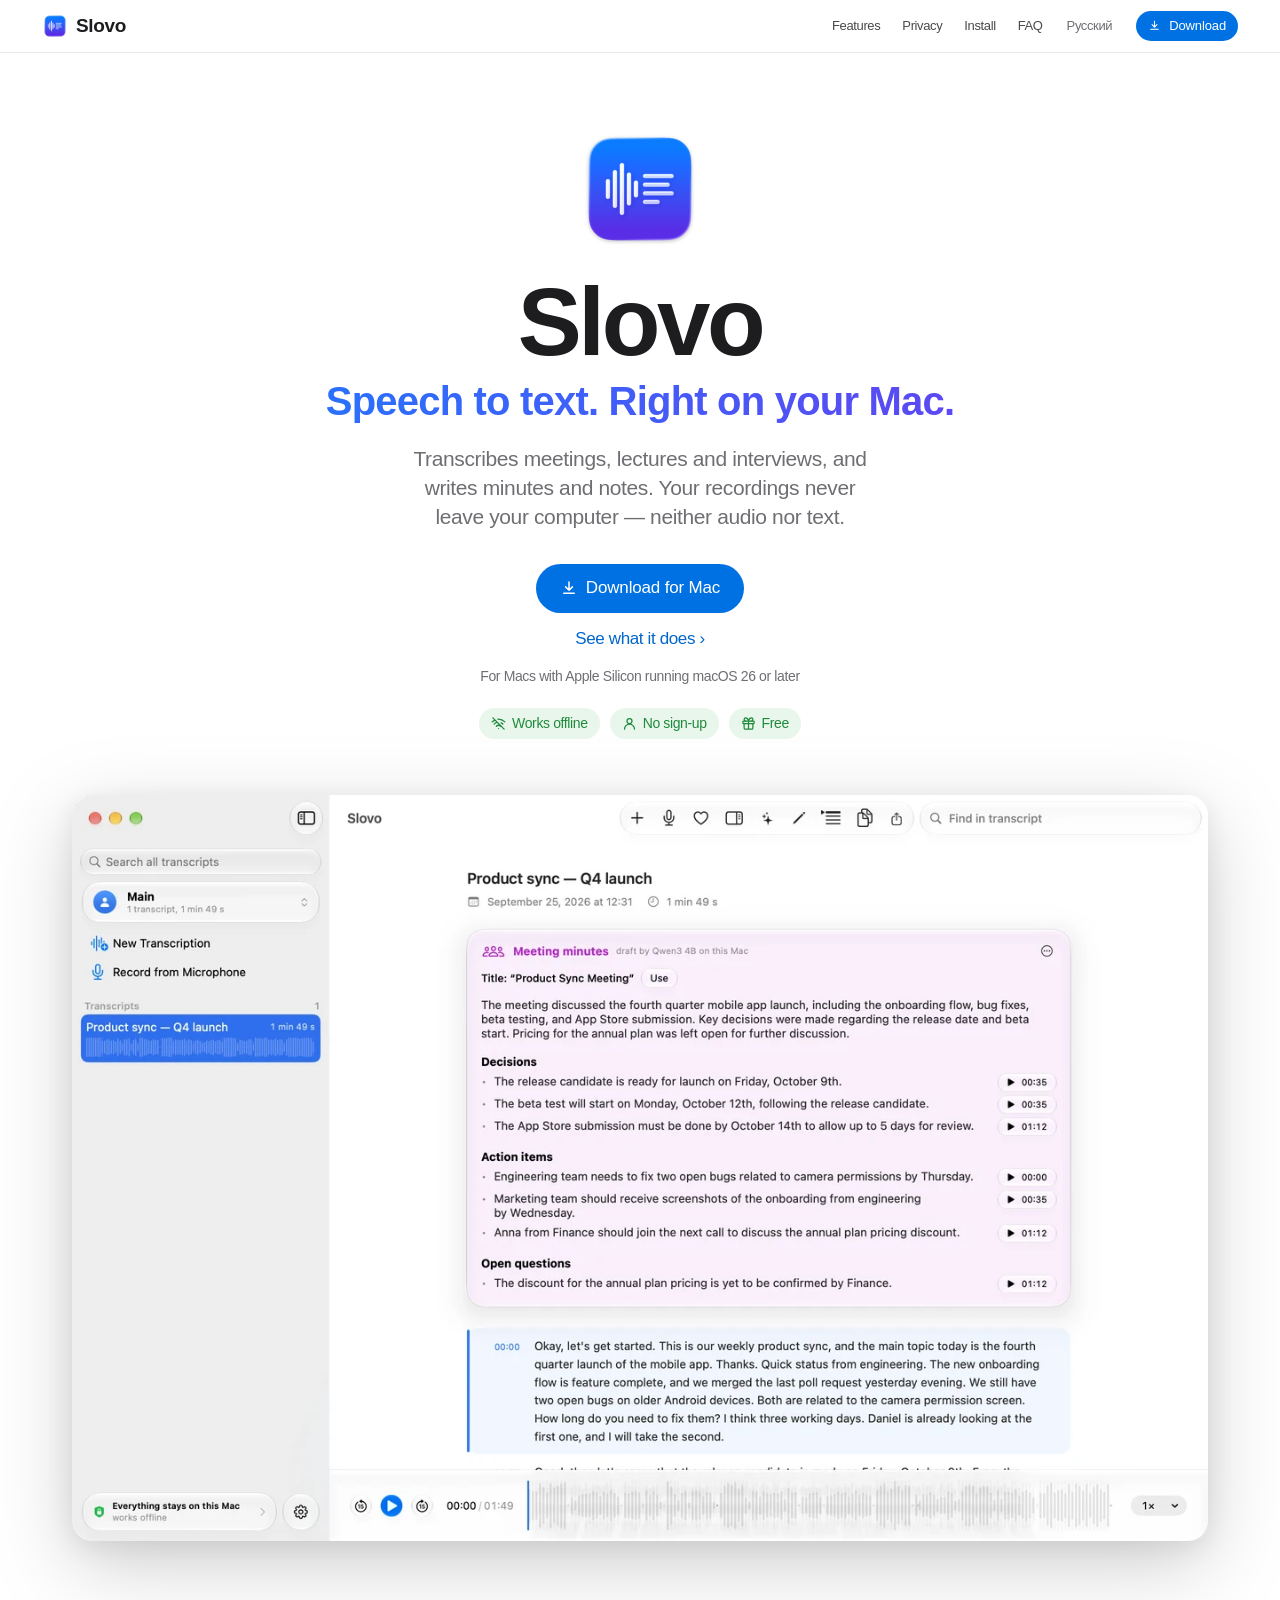
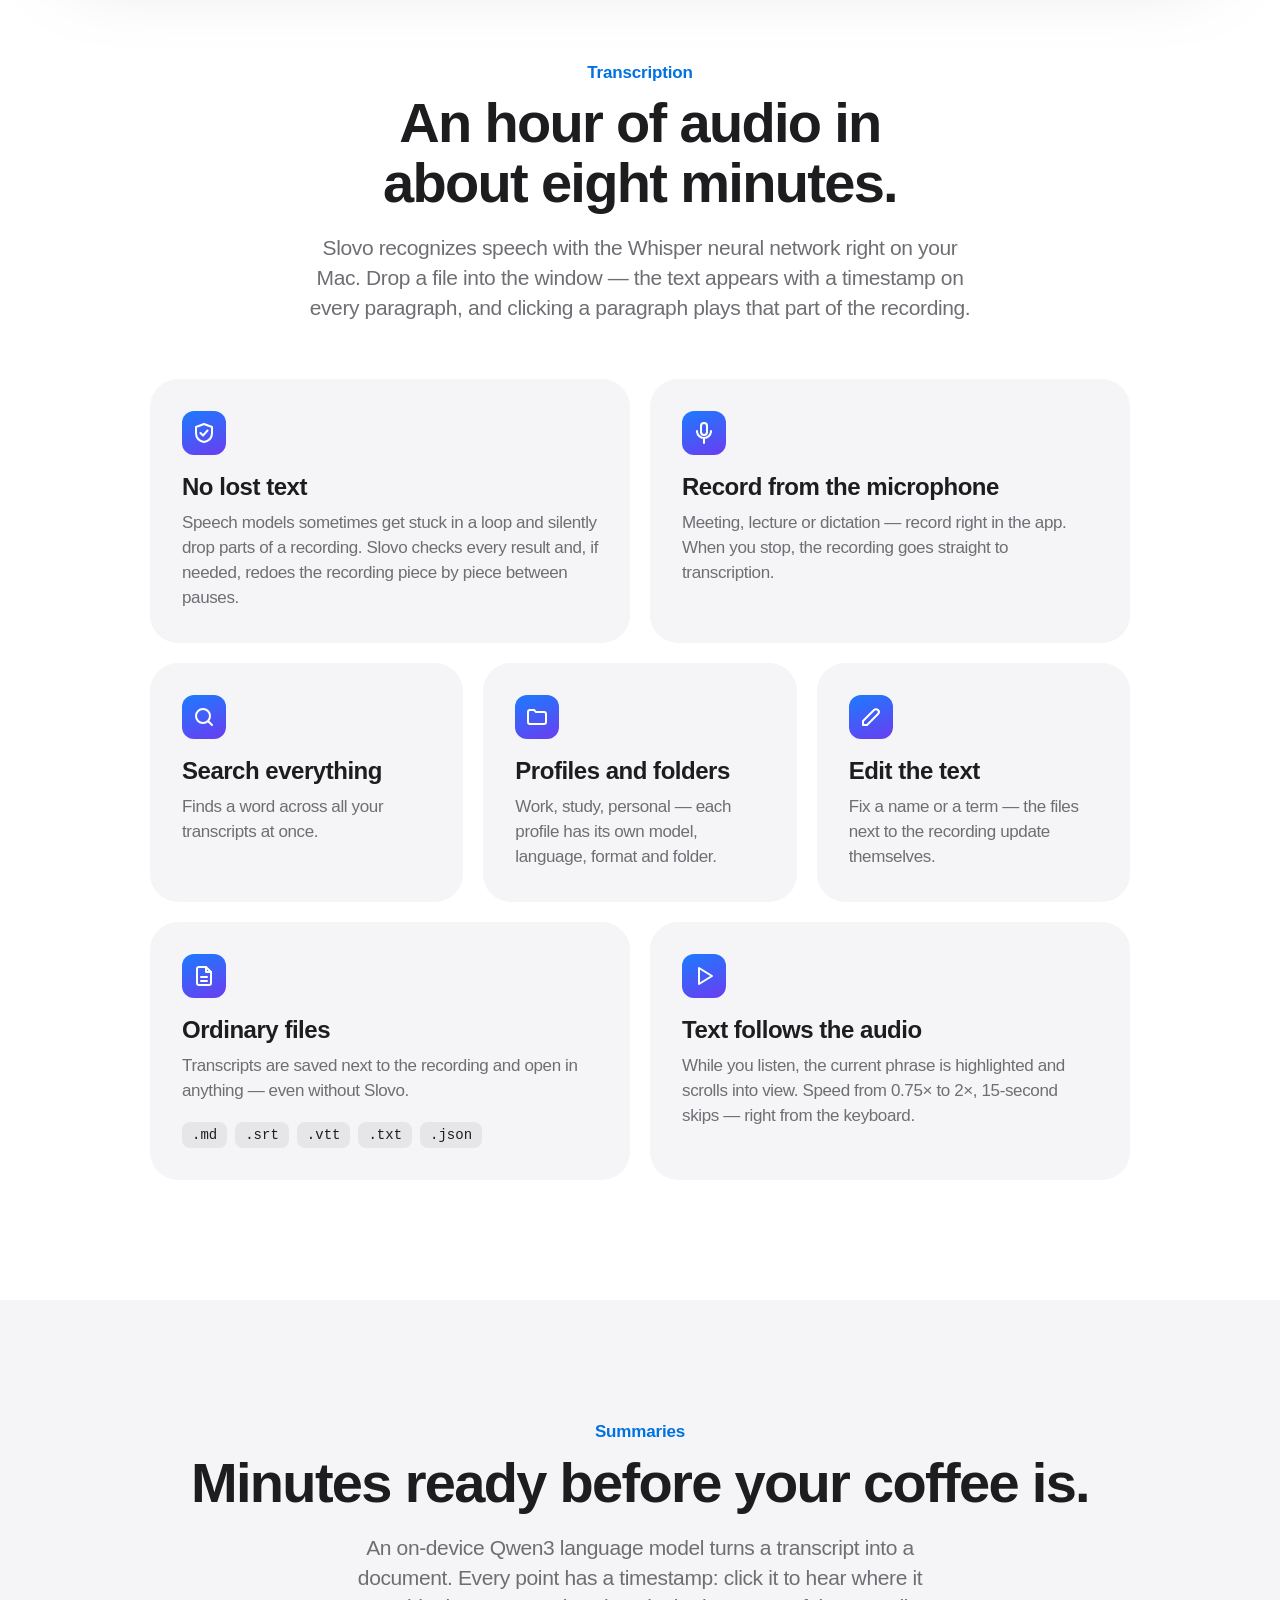
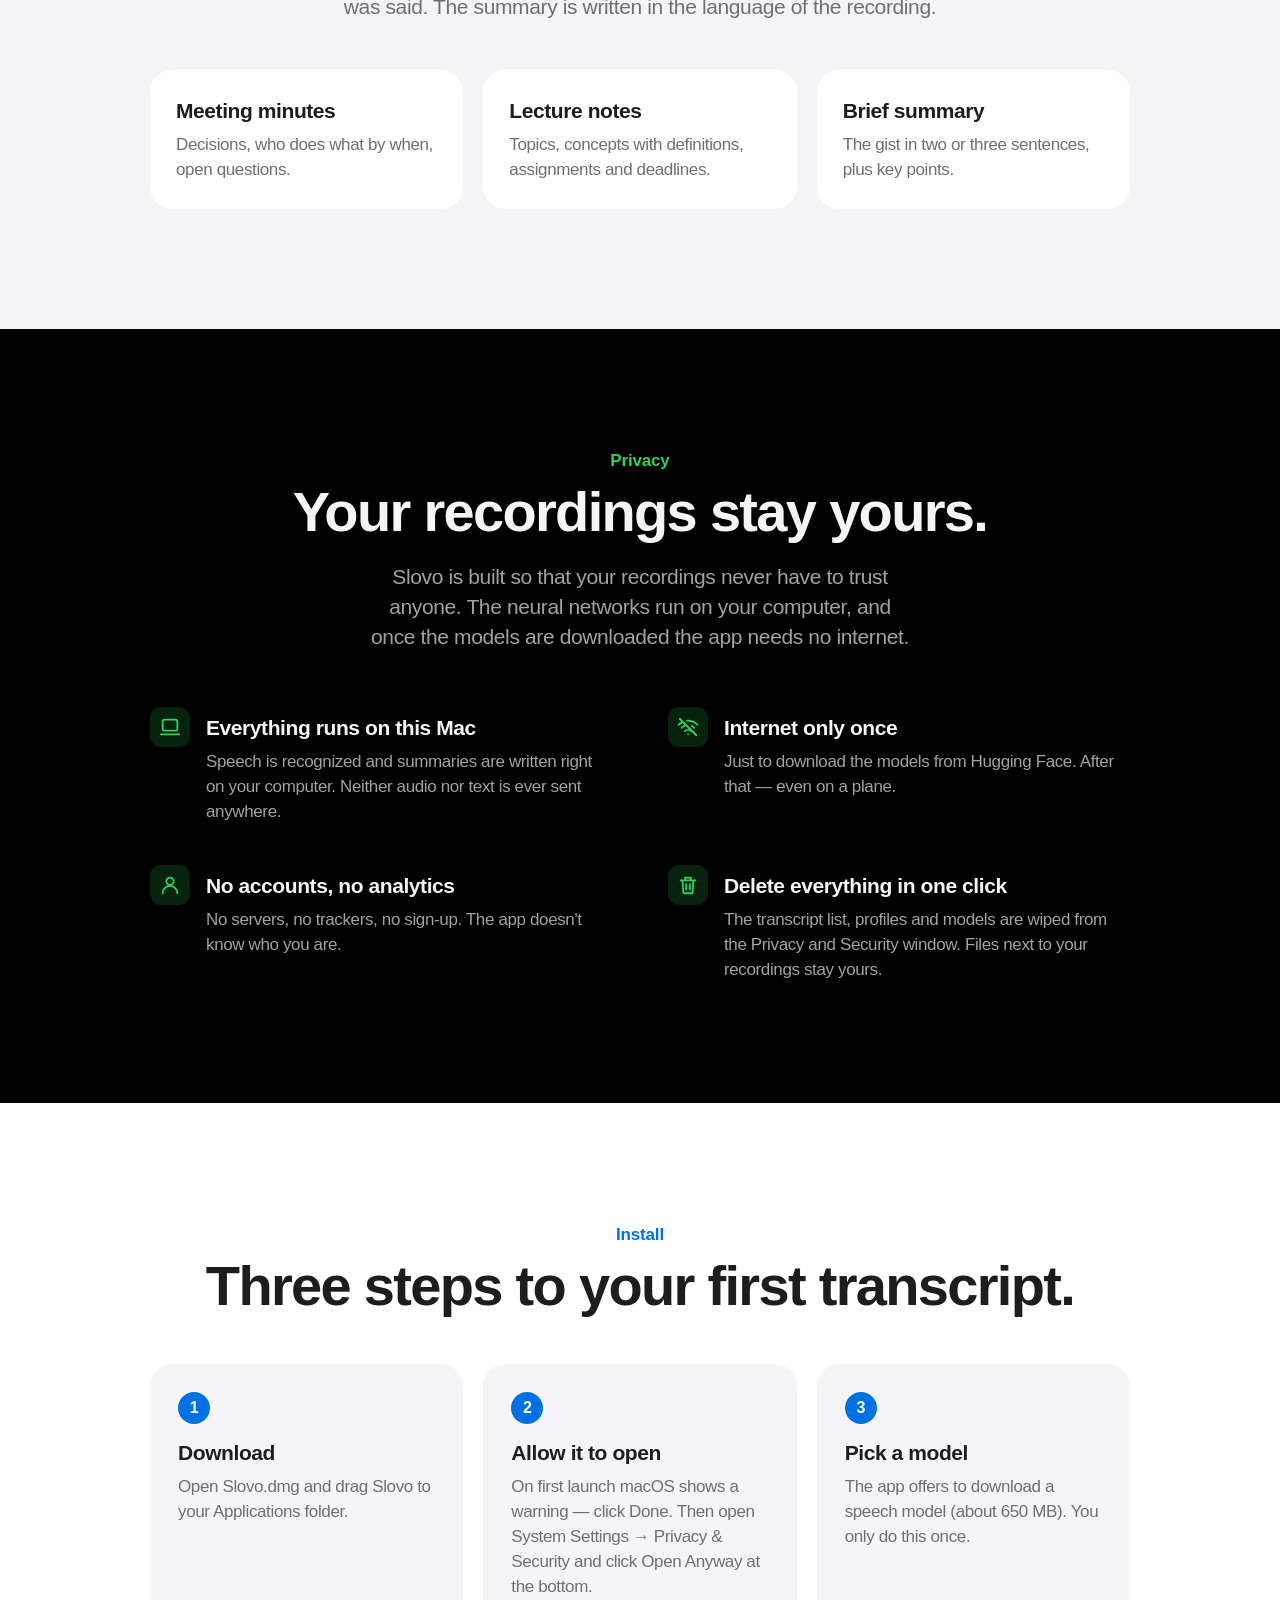
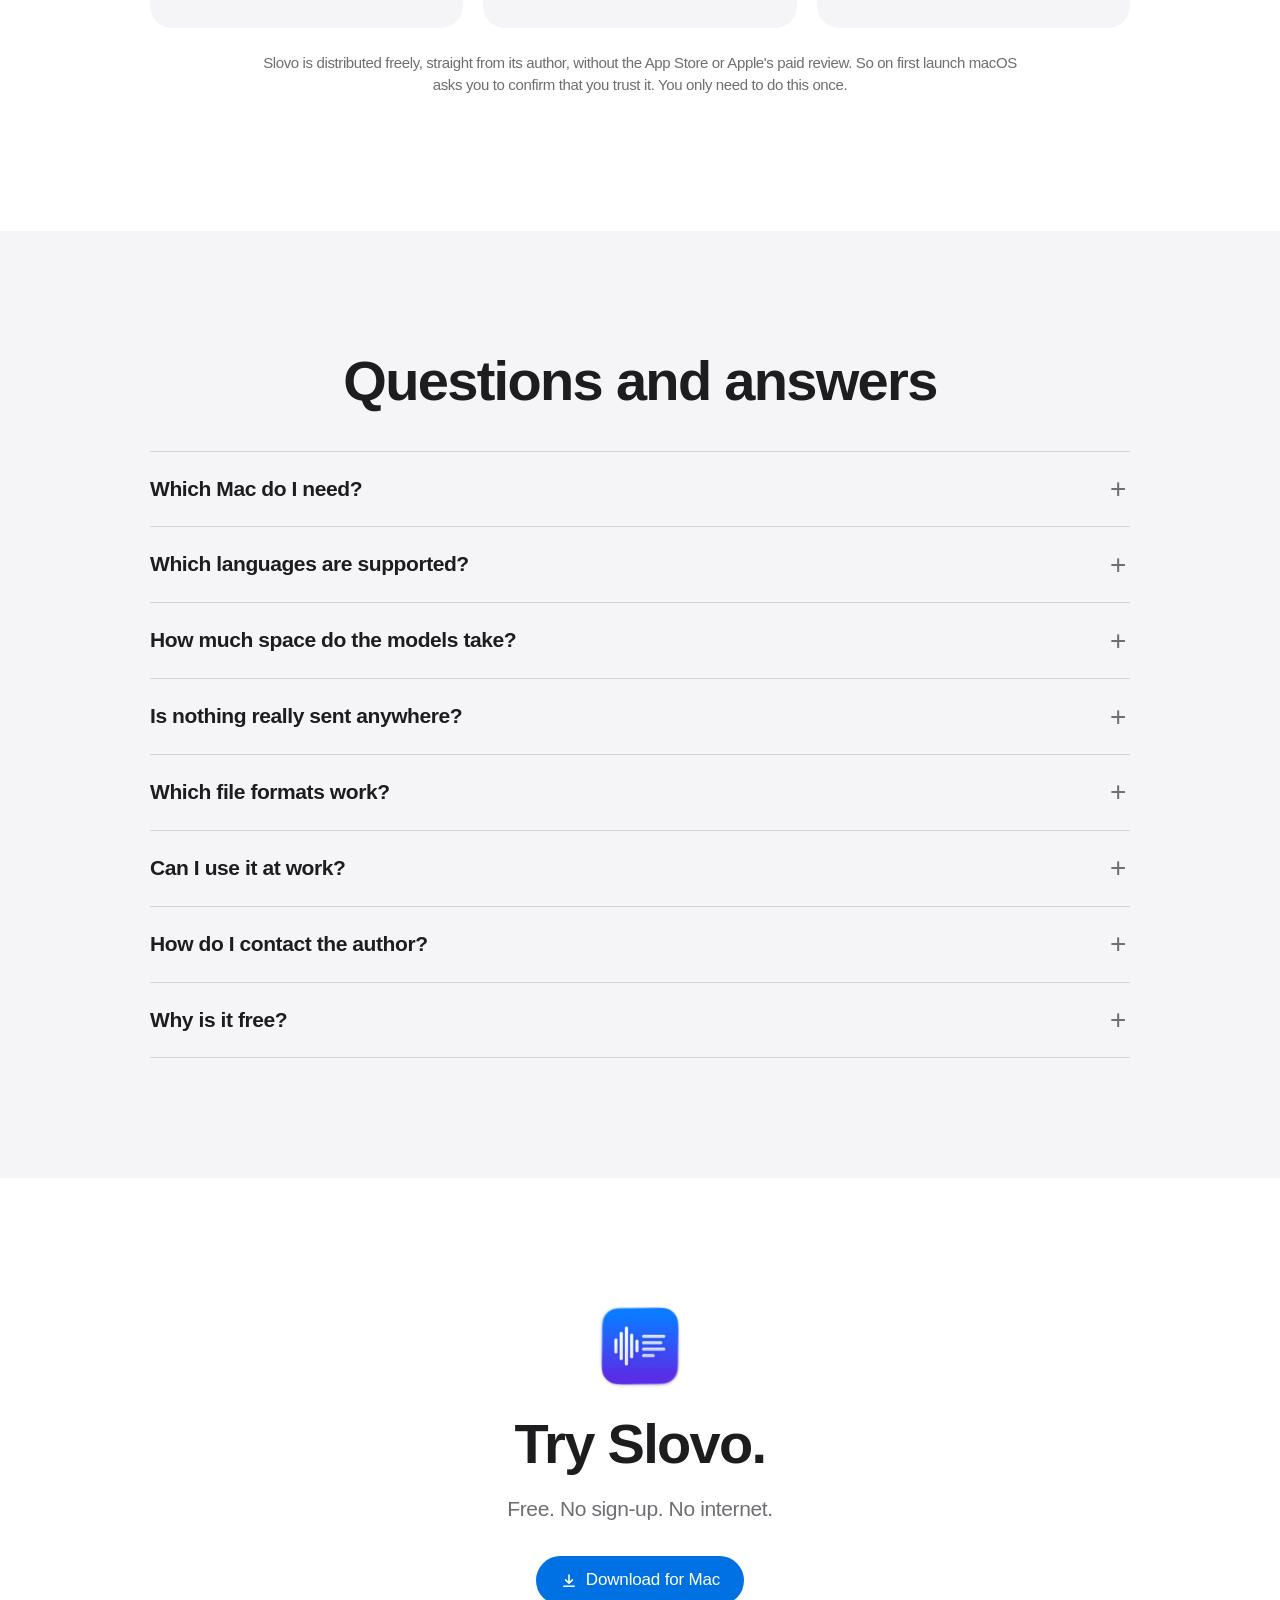
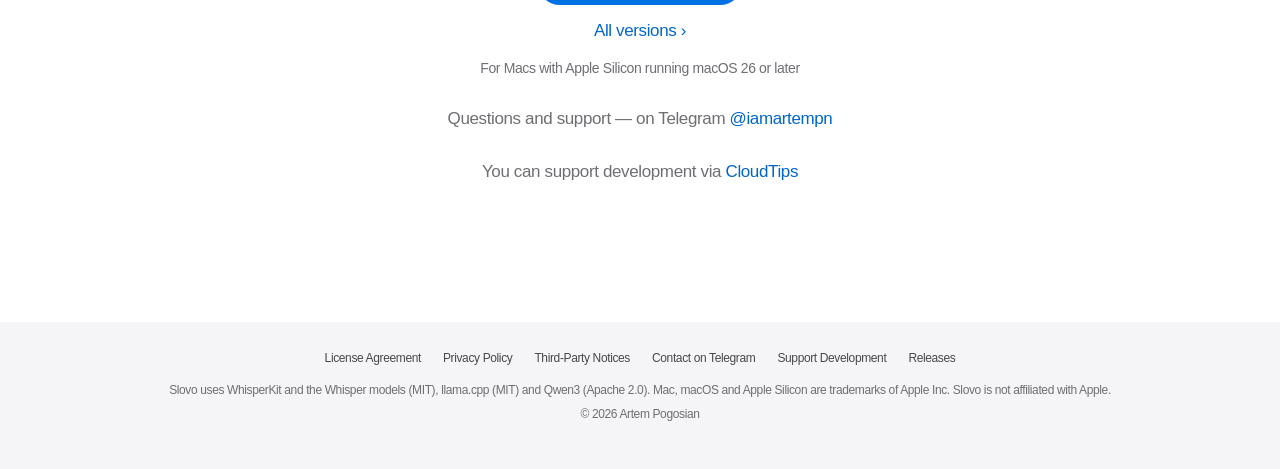
<file: index.html>
<!doctype html>
<html lang="ru" class="no-js">
<head>
<meta charset="utf-8">
<meta name="viewport" content="width=device-width, initial-scale=1">
<title>Слово — расшифровка речи на Mac</title>
<meta name="description" content="Слово расшифровывает совещания, лекции и интервью и пишет протоколы прямо на вашем Mac. Без интернета, без регистрации, бесплатно.">
<meta name="color-scheme" content="light dark">
<meta name="theme-color" content="#ffffff" media="(prefers-color-scheme: light)">
<meta name="theme-color" content="#000000" media="(prefers-color-scheme: dark)">
<link rel="canonical" href="https://iamartempn.github.io/slovo/">
<link rel="alternate" hreflang="ru" href="https://iamartempn.github.io/slovo/">
<link rel="alternate" hreflang="en" href="https://iamartempn.github.io/slovo/en/">
<meta property="og:title" content="Слово — расшифровка речи на Mac">
<meta property="og:description" content="Слово расшифровывает совещания, лекции и интервью и пишет протоколы прямо на вашем Mac. Без интернета, без регистрации, бесплатно.">
<meta property="og:image" content="https://iamartempn.github.io/slovo/img/og-ru.jpg">
<meta property="og:image:width" content="1200">
<meta property="og:image:height" content="630">
<meta name="twitter:card" content="summary_large_image">
<link rel="icon" type="image/png" href="img/icon-64.png">
<link rel="apple-touch-icon" href="img/apple-touch-icon.png">
<link rel="stylesheet" href="style.css?v=e6a2213868">
</head>
<body>
<nav class="nav"><div class="wide">
  <a class="brand" href="#top"><img src="img/icon-64.png" alt="">Слово</a>
  <div class="nav-links"><a href="#features">Возможности</a><a href="#privacy">Приватность</a><a href="#install">Установка</a><a href="#faq">Вопросы</a></div>
  <a class="lang" href="en/" hreflang="en" data-lang="en">English</a>
  <a class="btn small" href="https://github.com/iamartempn/slovo/releases/latest/download/Slovo.dmg"><svg viewBox="0 0 24 24" fill="none" stroke="currentColor" stroke-width="2" stroke-linecap="round" stroke-linejoin="round"><path d="M12 4v11m0 0-4.5-4.5M12 15l4.5-4.5M5 19h14"/></svg>Скачать</a>
</div></nav>

<main id="top">
<header class="hero">
  <div class="wrap">
    <img class="icon" src="img/icon-512.png" width="512" height="512" alt="">
    <h1>Слово</h1>
    <p class="tagline">Речь в текст. Прямо на вашем Mac.</p>
    <p class="lead">Расшифровывает совещания, лекции и интервью, пишет протоколы и конспекты. Записи не покидают компьютер — ни звук, ни текст.</p>
    <div class="cta"><a class="btn" href="https://github.com/iamartempn/slovo/releases/latest/download/Slovo.dmg"><svg viewBox="0 0 24 24" fill="none" stroke="currentColor" stroke-width="2" stroke-linecap="round" stroke-linejoin="round"><path d="M12 4v11m0 0-4.5-4.5M12 15l4.5-4.5M5 19h14"/></svg>Скачать для Mac</a><a class="text-link" href="#features">Что умеет</a></div>
    <p class="meta">Для Mac с Apple Silicon и macOS 26 или новее</p>
    <div class="badges"><span class="badge"><svg viewBox="0 0 24 24" fill="none" stroke="currentColor" stroke-width="2" stroke-linecap="round" stroke-linejoin="round"><path d="M3 3l18 18M8.5 16.5a5 5 0 0 1 7 0M5 12.9a10 10 0 0 1 4.2-2.6M19 12.9a10 10 0 0 0-2.8-2M1.8 9.4a15 15 0 0 1 3.9-2.5M22.2 9.4A15 15 0 0 0 11 5.1M12 20h.01"/></svg>Без интернета</span><span class="badge"><svg viewBox="0 0 24 24" fill="none" stroke="currentColor" stroke-width="2" stroke-linecap="round" stroke-linejoin="round"><circle cx="12" cy="8" r="4"/><path d="M4 21a8 8 0 0 1 16 0"/></svg>Без регистрации</span><span class="badge"><svg viewBox="0 0 24 24" fill="none" stroke="currentColor" stroke-width="2" stroke-linecap="round" stroke-linejoin="round"><rect x="3" y="8" width="18" height="4" rx="1"/><path d="M12 8v13M19 12v7a2 2 0 0 1-2 2H7a2 2 0 0 1-2-2v-7M7.5 8a2.5 2.5 0 0 1 0-5C11 3 12 8 12 8s1-5 4.5-5a2.5 2.5 0 0 1 0 5"/></svg>Бесплатно</span></div>
  </div>
  <picture><source media="(prefers-color-scheme: dark)" srcset="img/reader-ru-dark-1280.webp?v=3553823f62 1280w, img/reader-ru-dark-2560.webp?v=1439ceb1b4 2560w" sizes="(max-width: 1240px) 100vw, 1180px"><img class="shot" src="img/reader-ru-1280.webp?v=a43e11aa32" srcset="img/reader-ru-1280.webp?v=a43e11aa32 1280w, img/reader-ru-2560.webp?v=407c605a5d 2560w" sizes="(max-width: 1240px) 100vw, 1180px" width="2560" height="1680" alt="Окно Слова: расшифровка совещания и протокол с таймкодами" fetchpriority="high"></picture>
</header>

<section id="features">
  <div class="wrap center">
    <p class="eyebrow">Расшифровка</p>
    <h2>Час записи — примерно за восемь минут.</h2>
    <p class="section-lead">Слово распознает речь нейросетью Whisper прямо на вашем Mac. Перетащите файл в окно — текст появится с таймкодами у каждого абзаца, а щелчок по абзацу проиграет это место записи.</p>
    <div class="grid">
        <div class="card half reveal"><div class="glyph"><svg viewBox="0 0 24 24" fill="none" stroke="currentColor" stroke-width="2" stroke-linecap="round" stroke-linejoin="round"><path d="M12 3 4 6v6c0 5 3.5 8 8 9 4.5-1 8-4 8-9V6z"/><path d="m8.5 12 2.5 2.5 4.5-5"/></svg></div>
          <h3>Текст не теряется</h3><p>Модели распознавания иногда «зацикливаются» и молча выбрасывают куски записи. Слово проверяет каждый результат и, если нужно, пересчитывает запись заново — по кускам между паузами.</p></div>
        <div class="card half reveal"><div class="glyph"><svg viewBox="0 0 24 24" fill="none" stroke="currentColor" stroke-width="2" stroke-linecap="round" stroke-linejoin="round"><rect x="9" y="2" width="6" height="12" rx="3"/><path d="M5 10a7 7 0 0 0 14 0M12 17v5"/></svg></div>
          <h3>Запись с микрофона</h3><p>Совещание, лекция или диктовка — запишите прямо в приложении. Когда остановите, запись сразу уйдет в расшифровку.</p></div>
        <div class="card  reveal"><div class="glyph"><svg viewBox="0 0 24 24" fill="none" stroke="currentColor" stroke-width="2" stroke-linecap="round" stroke-linejoin="round"><circle cx="11" cy="11" r="7"/><path d="m20 20-3.5-3.5"/></svg></div>
          <h3>Поиск по всему</h3><p>Ищет слово во всех расшифровках сразу, не обращая внимания на регистр и букву «ё».</p></div>
        <div class="card  reveal"><div class="glyph"><svg viewBox="0 0 24 24" fill="none" stroke="currentColor" stroke-width="2" stroke-linecap="round" stroke-linejoin="round"><path d="M3 7a2 2 0 0 1 2-2h4l2 2h8a2 2 0 0 1 2 2v8a2 2 0 0 1-2 2H5a2 2 0 0 1-2-2z"/></svg></div>
          <h3>Профили и папки</h3><p>Работа, учеба, личное — у каждого профиля свои модель, язык, формат и папка.</p></div>
        <div class="card  reveal"><div class="glyph"><svg viewBox="0 0 24 24" fill="none" stroke="currentColor" stroke-width="2" stroke-linecap="round" stroke-linejoin="round"><path d="M4 20h4L19 9a2.8 2.8 0 0 0-4-4L4 16z"/></svg></div>
          <h3>Правка текста</h3><p>Исправьте имя или термин — файлы рядом с записью перепишутся сами.</p></div>
      <div class="card half reveal"><div class="glyph"><svg viewBox="0 0 24 24" fill="none" stroke="currentColor" stroke-width="2" stroke-linecap="round" stroke-linejoin="round"><path d="M14 3H7a2 2 0 0 0-2 2v14a2 2 0 0 0 2 2h10a2 2 0 0 0 2-2V8z"/><path d="M14 3v5h5M9 13h6M9 17h6"/></svg></div>
        <h3>Обычные файлы</h3><p>Расшифровка сохраняется рядом с записью и открывается чем угодно — даже без Слова.</p><div class="chips"><span class="chip">.md</span><span class="chip">.srt</span><span class="chip">.vtt</span><span class="chip">.txt</span><span class="chip">.json</span></div></div>
      <div class="card half reveal"><div class="glyph"><svg viewBox="0 0 24 24" fill="none" stroke="currentColor" stroke-width="2" stroke-linecap="round" stroke-linejoin="round"><path d="M7 4v16l13-8z"/></svg></div>
        <h3>Текст следует за звуком</h3><p>Во время прослушивания текущая фраза подсвечивается и сама прокручивается. Скорость от 0,75× до 2×, перемотка на 15 секунд — с клавиатуры.</p></div>
    </div>
  </div>
</section>

<section class="alt" id="summary">
  <div class="wrap center">
    <p class="eyebrow">Саммари</p>
    <h2>Протокол готов, пока вы наливаете кофе.</h2>
    <p class="section-lead">Локальная языковая модель Qwen3 превращает расшифровку в документ. У каждого пункта таймкод: щелкните — и услышите, где об этом говорили. Итог пишется на языке записи.</p>
    <div class="modes"><div class="mode reveal"><h3>Протокол совещания</h3><p>Решения, кто что делает и к какому сроку, открытые вопросы.</p></div><div class="mode reveal"><h3>Конспект лекции</h3><p>Темы, понятия с определениями, задания и сроки.</p></div><div class="mode reveal"><h3>Кратко о главном</h3><p>Суть в двух-трех предложениях и главное пунктами.</p></div></div>
  </div>
</section>

<section class="dark" id="privacy">
  <div class="wrap center">
    <p class="eyebrow">Приватность</p>
    <h2>Ваши записи остаются вашими.</h2>
    <p class="section-lead">Слово сделано так, чтобы вашим записям не нужно было никому доверять. Нейросети работают на вашем компьютере, а приложению после загрузки моделей не нужен интернет.</p>
    <div class="points">
        <div class="point reveal"><div class="glyph"><svg viewBox="0 0 24 24" fill="none" stroke="currentColor" stroke-width="2" stroke-linecap="round" stroke-linejoin="round"><rect x="4" y="4" width="16" height="12" rx="2"/><path d="M2 20h20"/></svg></div>
          <div><h3>Все считается на этом Mac</h3><p>Речь распознается, а саммари пишется прямо на компьютере. Ни звук, ни текст никуда не отправляются.</p></div></div>
        <div class="point reveal"><div class="glyph"><svg viewBox="0 0 24 24" fill="none" stroke="currentColor" stroke-width="2" stroke-linecap="round" stroke-linejoin="round"><path d="M3 3l18 18M8.5 16.5a5 5 0 0 1 7 0M5 12.9a10 10 0 0 1 4.2-2.6M19 12.9a10 10 0 0 0-2.8-2M1.8 9.4a15 15 0 0 1 3.9-2.5M22.2 9.4A15 15 0 0 0 11 5.1M12 20h.01"/></svg></div>
          <div><h3>Интернет нужен один раз</h3><p>Только чтобы скачать модели с Hugging Face. Дальше — хоть в самолете.</p></div></div>
        <div class="point reveal"><div class="glyph"><svg viewBox="0 0 24 24" fill="none" stroke="currentColor" stroke-width="2" stroke-linecap="round" stroke-linejoin="round"><circle cx="12" cy="8" r="4"/><path d="M4 21a8 8 0 0 1 16 0"/></svg></div>
          <div><h3>Без учетных записей и аналитики</h3><p>Нет серверов, счетчиков и регистрации. Приложение не знает, кто вы.</p></div></div>
        <div class="point reveal"><div class="glyph"><svg viewBox="0 0 24 24" fill="none" stroke="currentColor" stroke-width="2" stroke-linecap="round" stroke-linejoin="round"><path d="M4 7h16M10 11v6M14 11v6M6 7l1 13a1 1 0 0 0 1 1h8a1 1 0 0 0 1-1l1-13M9 7V4h6v3"/></svg></div>
          <div><h3>Удалить все — одной кнопкой</h3><p>Список расшифровок, профили и модели стираются в окне «Приватность и безопасность». Файлы рядом с записями остаются вашими.</p></div></div></div>
  </div>
</section>

<section id="install">
  <div class="wrap center">
    <p class="eyebrow">Установка</p>
    <h2>Три шага до первой расшифровки.</h2>
    <div class="steps"><div class="step reveal"><h3>Скачайте</h3><p>Откройте файл Slovo.dmg и перетащите Слово в папку «Программы».</p></div><div class="step reveal"><h3>Разрешите запуск</h3><p>При первом запуске macOS покажет предупреждение — нажмите «Готово». Затем откройте «Системные настройки» → «Конфиденциальность и безопасность» и внизу нажмите «Все равно открыть».</p></div><div class="step reveal"><h3>Выберите модель</h3><p>Приложение предложит скачать модель распознавания (около 650 МБ). Это нужно сделать один раз.</p></div></div>
    <p class="note">Слово распространяется свободно, напрямую от автора, без App Store и платной проверки Apple. Поэтому при первом запуске macOS просит подтвердить, что вы доверяете приложению. Это нужно сделать всего один раз.</p>
  </div>
</section>

<section class="alt" id="faq">
  <div class="wrap center">
    <h2>Вопросы и ответы</h2>
    <div class="faq"><details><summary>Какой Mac нужен?</summary><p>Mac с процессором Apple Silicon (M1 и новее) и macOS 26 или новее. Для саммари желательно от 8 ГБ памяти.</p></details><details><summary>Какие языки поддерживаются?</summary><p>Интерфейс — русский и английский. Расшифровывать можно русскую и английскую речь; язык записи выбирается в настройках профиля.</p></details><details><summary>Сколько места займут модели?</summary><p>Модель «Точная» — около 650 МБ, «Быстрая» — около 80 МБ. Модель для саммари — 2,5 ГБ, ее можно не качать, если саммари не нужны. Удалить модели можно в любой момент.</p></details><details><summary>Точно ли ничего не отправляется?</summary><p>Да. Приложение выходит в сеть только чтобы скачать модели с Hugging Face — по вашему выбору. Проверить это можно отключив интернет: после загрузки моделей все работает так же.</p></details><details><summary>Какие форматы записей подходят?</summary><p>Звук и видео, которые читает macOS: m4a, mp3, wav, aiff, flac, mp4, mov, 3gp и другие. Ogg Vorbis и WebM система не читает.</p></details><details><summary>Можно ли пользоваться на работе?</summary><p>Да, лицензия разрешает использование в том числе в коммерческих целях. Перед записью разговора убедитесь, что это разрешено и участники согласны.</p></details><details><summary>Как связаться с автором?</summary><p>Пишите в Telegram @iamartempn — туда же вопросы, ошибки и предложения.</p></details><details><summary>Почему бесплатно?</summary><p>Потому что так задумано. Если приложение экономит вам время, его можно поддержать пожертвованием — но это добровольно, и никаких ограничений без него нет.</p></details></div>
  </div>
</section>

<section class="final">
  <div class="wrap">
    <img class="icon" src="img/icon-512.png" width="512" height="512" alt="" loading="lazy">
    <h2>Попробуйте Слово.</h2>
    <p class="section-lead">Бесплатно. Без регистрации. Без интернета.</p>
    <div class="cta"><a class="btn" href="https://github.com/iamartempn/slovo/releases/latest/download/Slovo.dmg"><svg viewBox="0 0 24 24" fill="none" stroke="currentColor" stroke-width="2" stroke-linecap="round" stroke-linejoin="round"><path d="M12 4v11m0 0-4.5-4.5M12 15l4.5-4.5M5 19h14"/></svg>Скачать для Mac</a><a class="text-link" href="https://github.com/iamartempn/slovo/releases">Все версии</a></div>
    <p class="meta">Для Mac с Apple Silicon и macOS 26 или новее</p>
    <p class="support">Вопросы и поддержка — в Telegram <a href="https://t.me/iamartempn">@iamartempn</a></p>
    <p class="support">Поддержать разработку можно через <a href="https://pay.cloudtips.ru/p/5d8594dc">CloudTips</a></p>
  </div>
</section>
</main>

<footer><div class="wrap">
  <div class="links"><a href="license.html">Лицензионное соглашение</a><a href="privacy.html">Политика конфиденциальности</a><a href="third-party.txt">Сторонние компоненты</a><a href="https://t.me/iamartempn">Связаться в Telegram</a><a href="https://pay.cloudtips.ru/p/5d8594dc">Поддержать разработку</a><a href="https://github.com/iamartempn/slovo/releases">Выпуски</a></div>
  <p>Слово использует WhisperKit и модели Whisper (MIT), llama.cpp (MIT) и Qwen3 (Apache 2.0). Mac, macOS и Apple Silicon — товарные знаки Apple Inc. Слово не связано с Apple.</p>
  <p>© 2026 Артем Погосян</p>
</div></footer>

<script>
document.documentElement.classList.remove("no-js");
// Выбор языка запоминается: кто нажал «Русский» на английской странице, того больше
// не перебрасывает. Хранилище может быть недоступно — тогда просто без памяти.
document.querySelectorAll("[data-lang]").forEach(function (a) {
  a.addEventListener("click", function () { try { localStorage.setItem("slovo-lang", a.dataset.lang); } catch (e) {} });
});
if ("IntersectionObserver" in window) {
  var io = new IntersectionObserver(function (entries) {
    entries.forEach(function (x) { if (x.isIntersecting) { x.target.classList.add("in"); io.unobserve(x.target); } });
  }, { rootMargin: "0px 0px -8% 0px" });
  document.querySelectorAll(".reveal").forEach(function (el) { io.observe(el); });
} else {
  document.querySelectorAll(".reveal").forEach(function (el) { el.classList.add("in"); });
}
</script>
<script>
(function () {
  var saved = null;
  try { saved = localStorage.getItem("slovo-lang"); } catch (e) {}
  var lang = (navigator.languages && navigator.languages[0]) || navigator.language || "ru";
  if (!saved && !/^(ru|be|uk|kk)/i.test(lang)) location.replace("en/" + location.hash);
})();
</script>
</body>
</html>
</file>
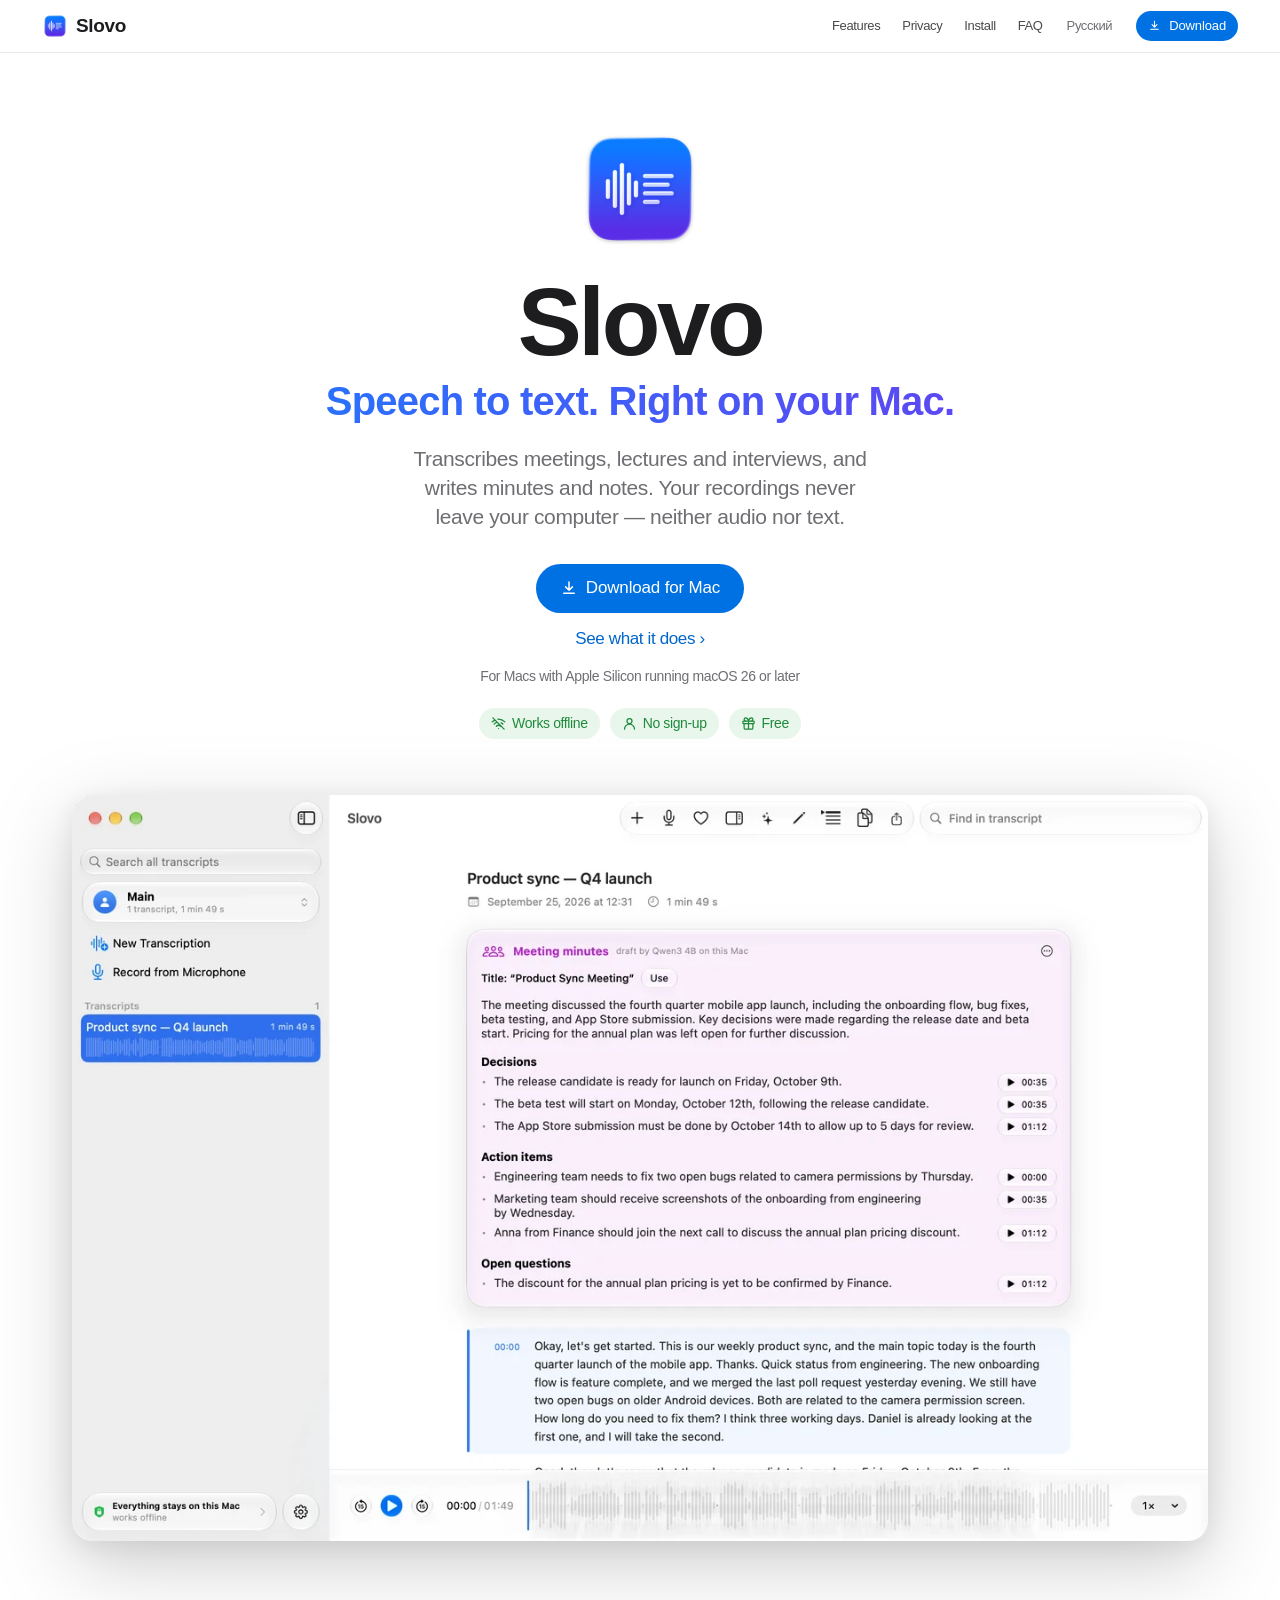
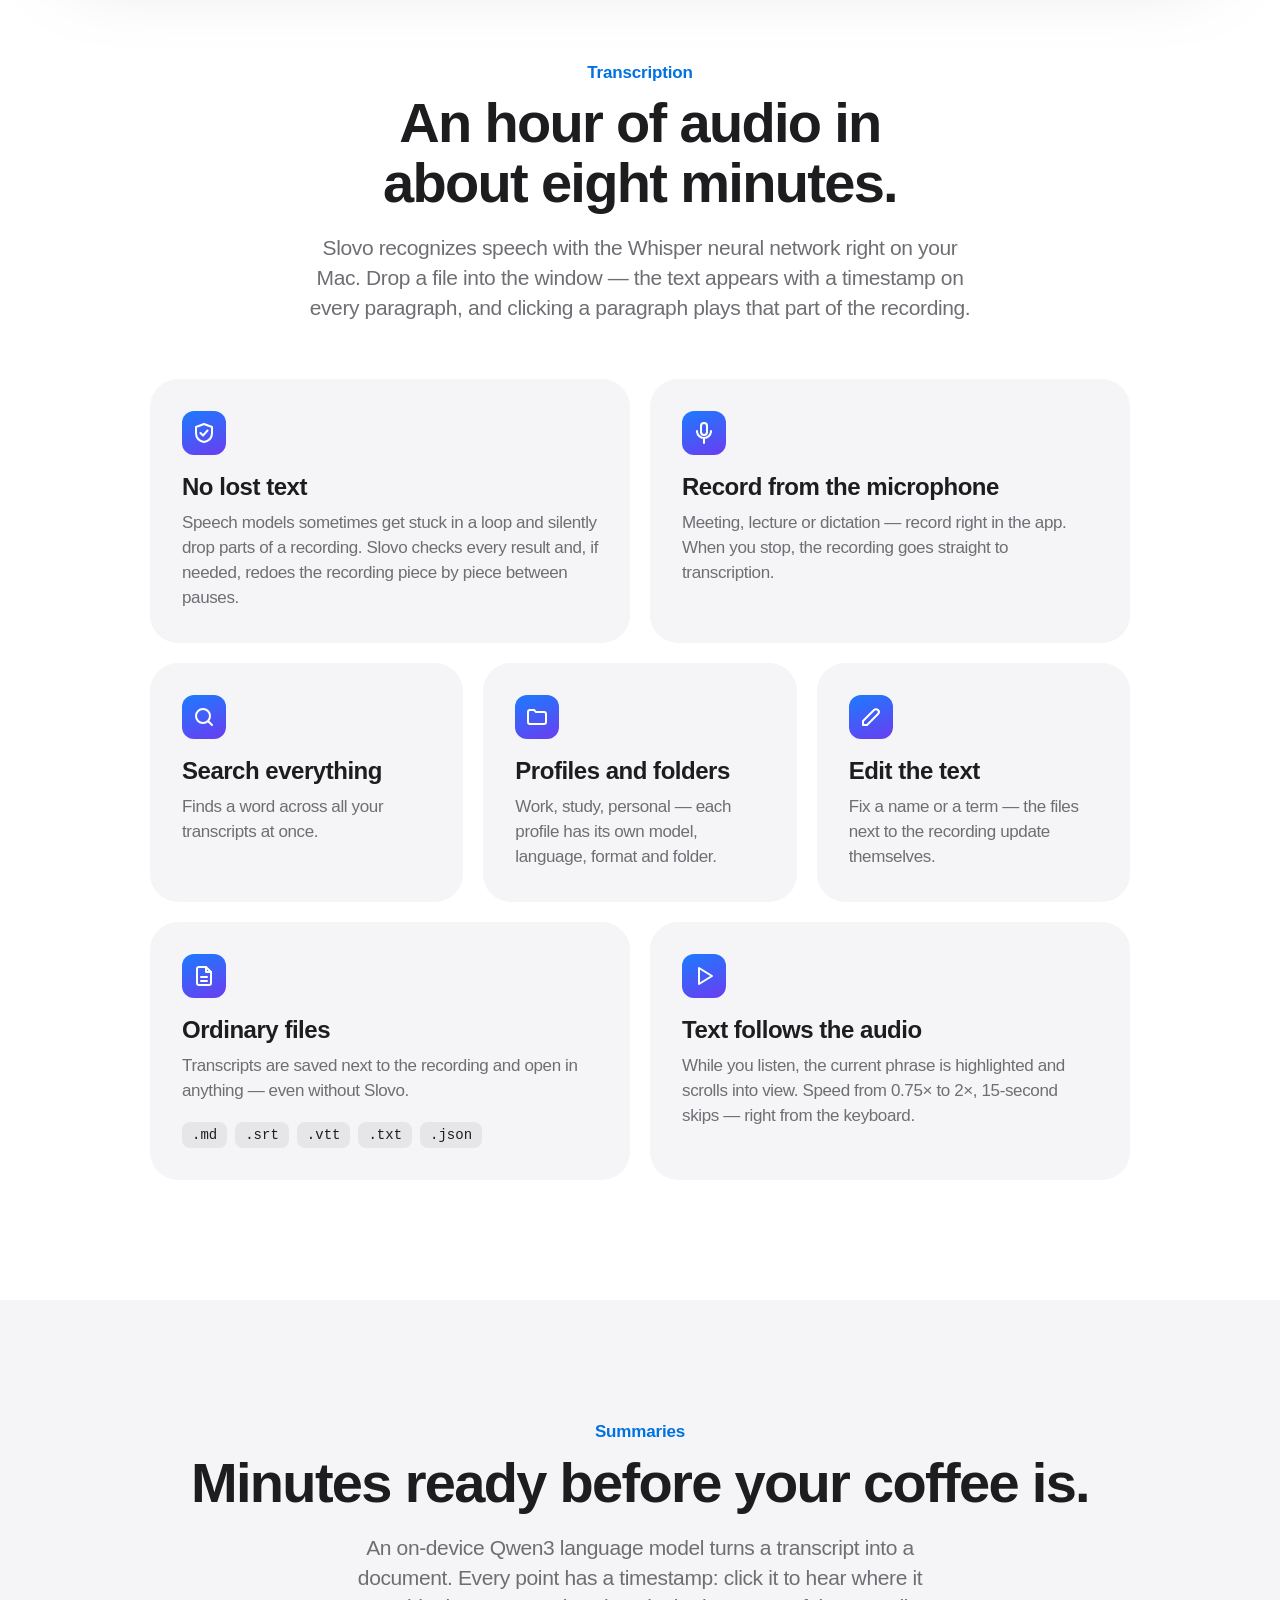
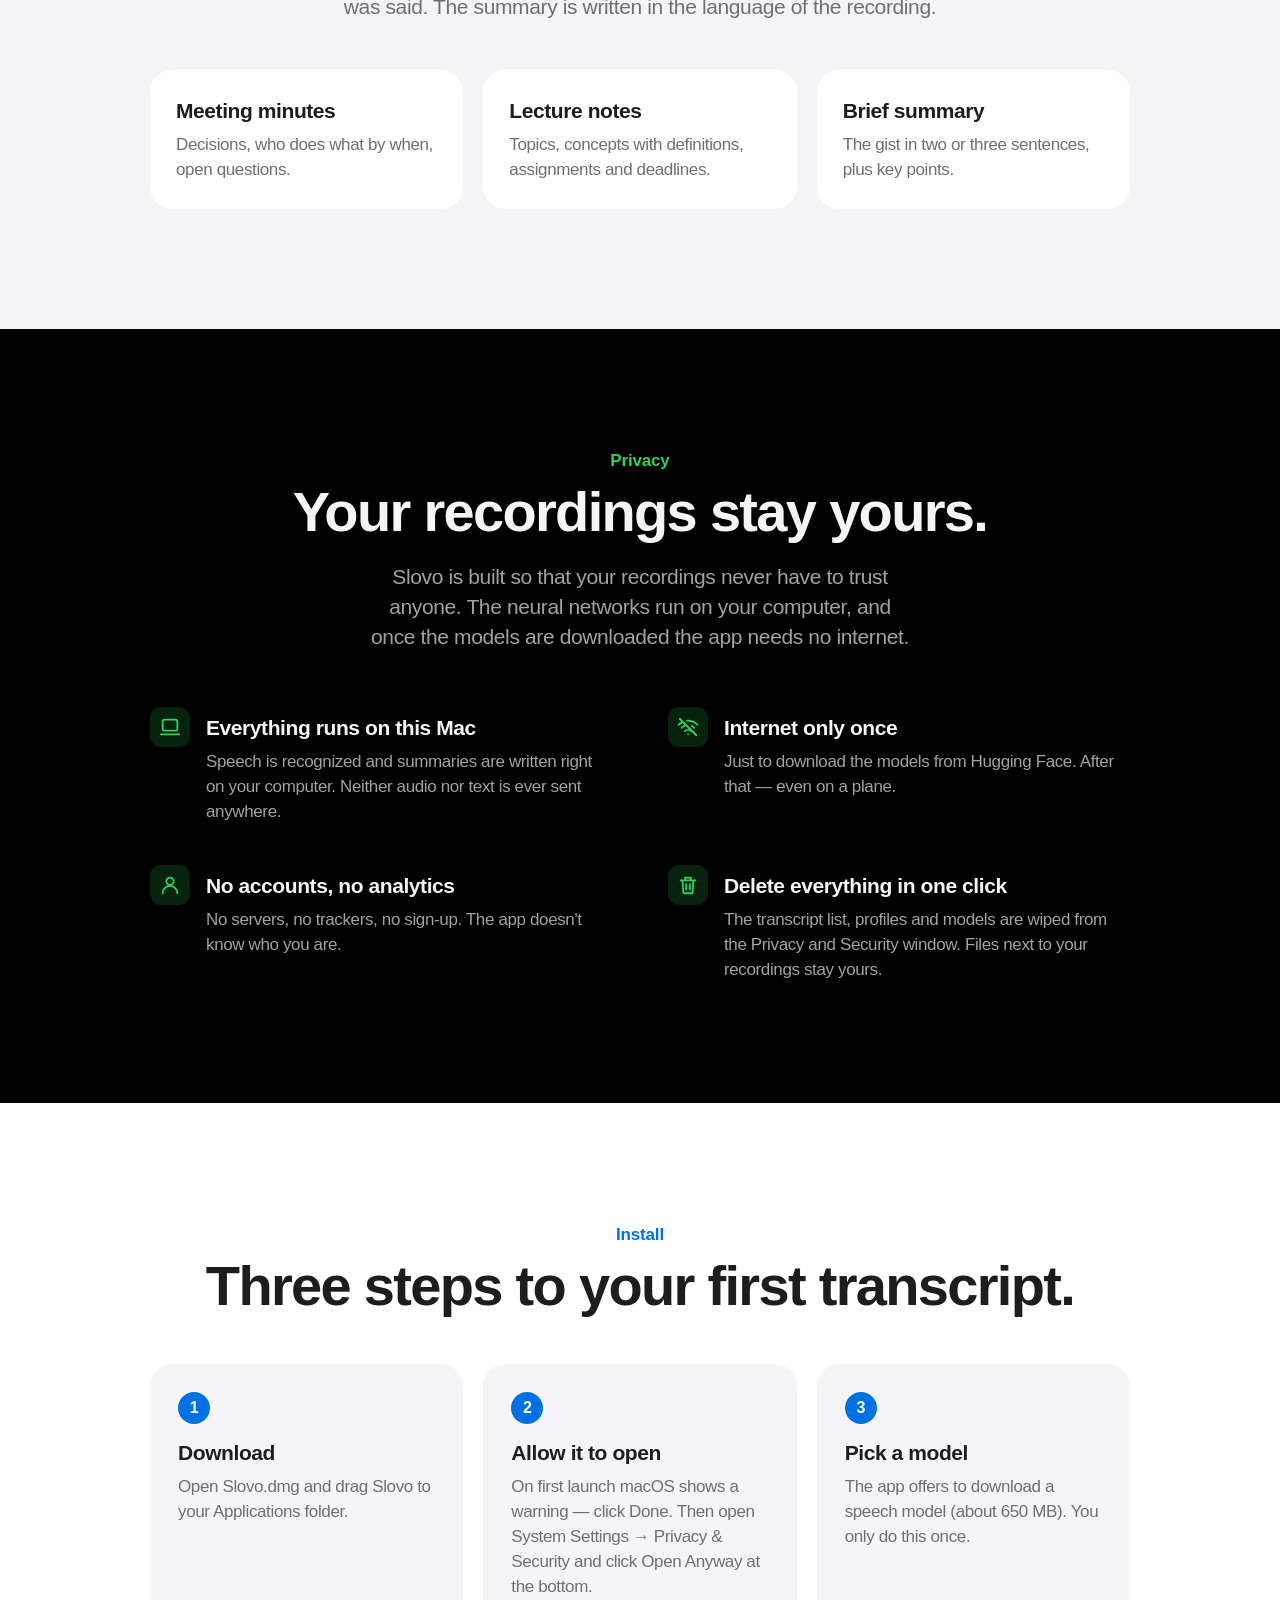
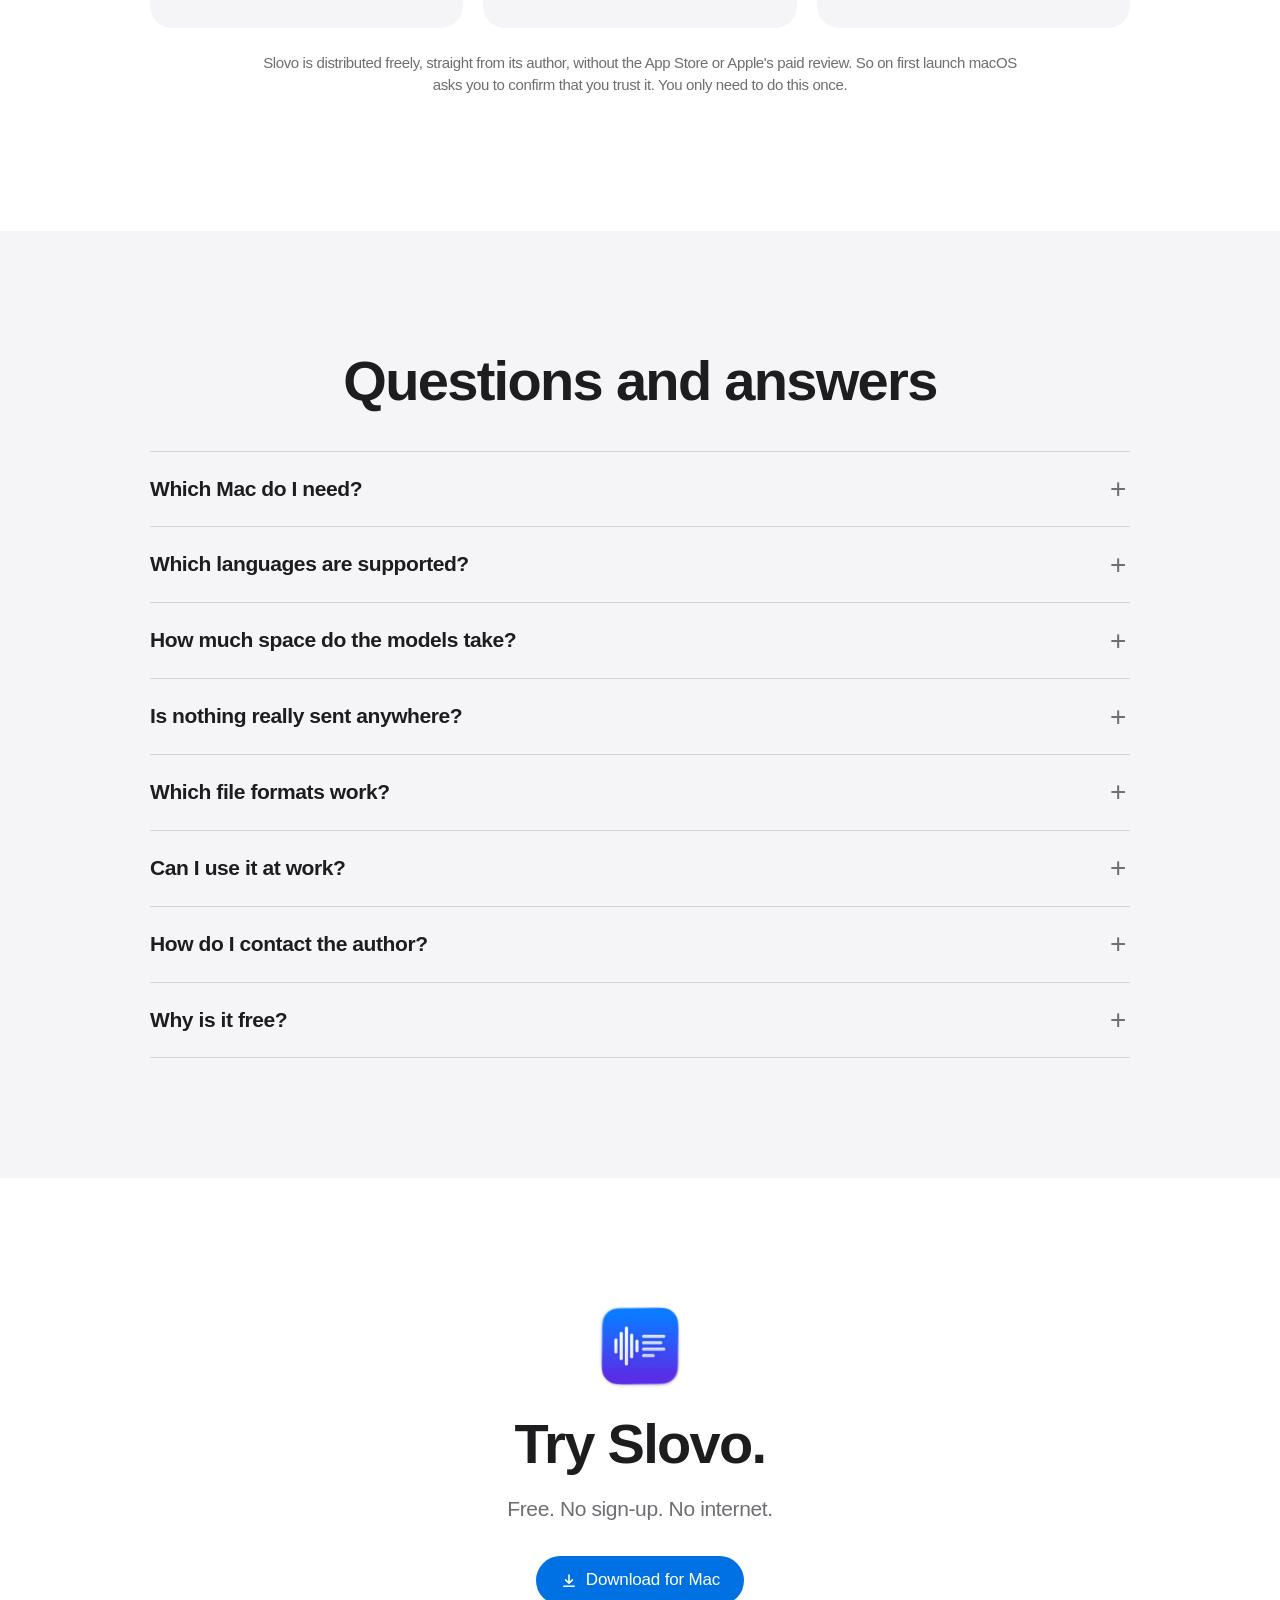
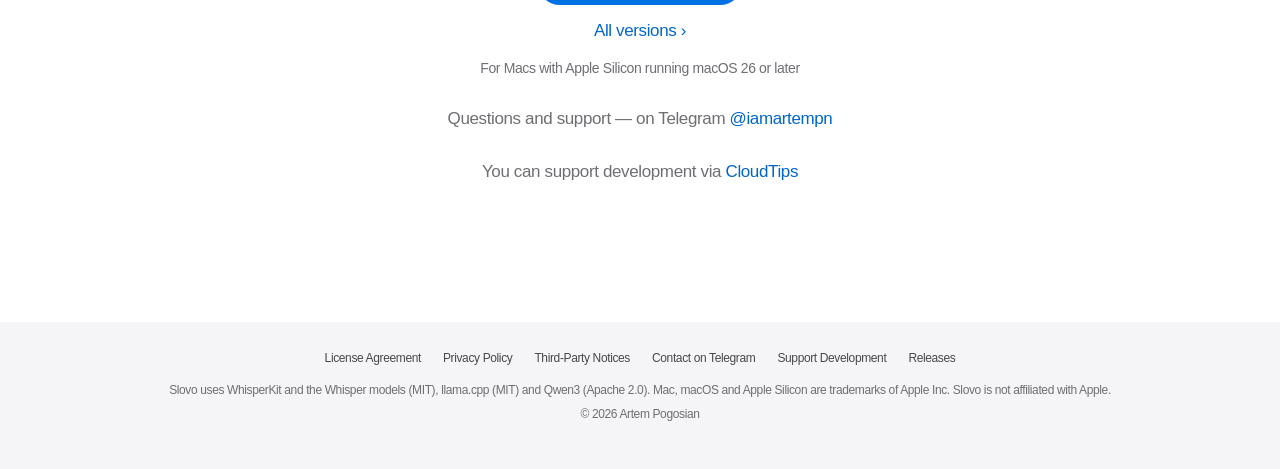
<file: en/index.html>
<!doctype html>
<html lang="en" class="no-js">
<head>
<meta charset="utf-8">
<meta name="viewport" content="width=device-width, initial-scale=1">
<title>Slovo — speech to text on your Mac</title>
<meta name="description" content="Slovo transcribes meetings, lectures and interviews and writes minutes right on your Mac. Offline, no sign-up, free.">
<meta name="color-scheme" content="light dark">
<meta name="theme-color" content="#ffffff" media="(prefers-color-scheme: light)">
<meta name="theme-color" content="#000000" media="(prefers-color-scheme: dark)">
<link rel="canonical" href="https://iamartempn.github.io/slovo/en/">
<link rel="alternate" hreflang="ru" href="https://iamartempn.github.io/slovo/">
<link rel="alternate" hreflang="en" href="https://iamartempn.github.io/slovo/en/">
<meta property="og:title" content="Slovo — speech to text on your Mac">
<meta property="og:description" content="Slovo transcribes meetings, lectures and interviews and writes minutes right on your Mac. Offline, no sign-up, free.">
<meta property="og:image" content="https://iamartempn.github.io/slovo/img/og-en.jpg">
<meta property="og:image:width" content="1200">
<meta property="og:image:height" content="630">
<meta name="twitter:card" content="summary_large_image">
<link rel="icon" type="image/png" href="../img/icon-64.png">
<link rel="apple-touch-icon" href="../img/apple-touch-icon.png">
<link rel="stylesheet" href="../style.css?v=e6a2213868">
</head>
<body>
<nav class="nav"><div class="wide">
  <a class="brand" href="#top"><img src="../img/icon-64.png" alt="">Slovo</a>
  <div class="nav-links"><a href="#features">Features</a><a href="#privacy">Privacy</a><a href="#install">Install</a><a href="#faq">FAQ</a></div>
  <a class="lang" href="../" hreflang="ru" data-lang="ru">Русский</a>
  <a class="btn small" href="https://github.com/iamartempn/slovo/releases/latest/download/Slovo.dmg"><svg viewBox="0 0 24 24" fill="none" stroke="currentColor" stroke-width="2" stroke-linecap="round" stroke-linejoin="round"><path d="M12 4v11m0 0-4.5-4.5M12 15l4.5-4.5M5 19h14"/></svg>Download</a>
</div></nav>

<main id="top">
<header class="hero">
  <div class="wrap">
    <img class="icon" src="../img/icon-512.png" width="512" height="512" alt="">
    <h1>Slovo</h1>
    <p class="tagline">Speech to text. Right on your Mac.</p>
    <p class="lead">Transcribes meetings, lectures and interviews, and writes minutes and notes. Your recordings never leave your computer — neither audio nor text.</p>
    <div class="cta"><a class="btn" href="https://github.com/iamartempn/slovo/releases/latest/download/Slovo.dmg"><svg viewBox="0 0 24 24" fill="none" stroke="currentColor" stroke-width="2" stroke-linecap="round" stroke-linejoin="round"><path d="M12 4v11m0 0-4.5-4.5M12 15l4.5-4.5M5 19h14"/></svg>Download for Mac</a><a class="text-link" href="#features">See what it does</a></div>
    <p class="meta">For Macs with Apple Silicon running macOS 26 or later</p>
    <div class="badges"><span class="badge"><svg viewBox="0 0 24 24" fill="none" stroke="currentColor" stroke-width="2" stroke-linecap="round" stroke-linejoin="round"><path d="M3 3l18 18M8.5 16.5a5 5 0 0 1 7 0M5 12.9a10 10 0 0 1 4.2-2.6M19 12.9a10 10 0 0 0-2.8-2M1.8 9.4a15 15 0 0 1 3.9-2.5M22.2 9.4A15 15 0 0 0 11 5.1M12 20h.01"/></svg>Works offline</span><span class="badge"><svg viewBox="0 0 24 24" fill="none" stroke="currentColor" stroke-width="2" stroke-linecap="round" stroke-linejoin="round"><circle cx="12" cy="8" r="4"/><path d="M4 21a8 8 0 0 1 16 0"/></svg>No sign-up</span><span class="badge"><svg viewBox="0 0 24 24" fill="none" stroke="currentColor" stroke-width="2" stroke-linecap="round" stroke-linejoin="round"><rect x="3" y="8" width="18" height="4" rx="1"/><path d="M12 8v13M19 12v7a2 2 0 0 1-2 2H7a2 2 0 0 1-2-2v-7M7.5 8a2.5 2.5 0 0 1 0-5C11 3 12 8 12 8s1-5 4.5-5a2.5 2.5 0 0 1 0 5"/></svg>Free</span></div>
  </div>
  <picture><source media="(prefers-color-scheme: dark)" srcset="../img/reader-en-dark-1280.webp?v=1561d0865f 1280w, ../img/reader-en-dark-2560.webp?v=eff43bf301 2560w" sizes="(max-width: 1240px) 100vw, 1180px"><img class="shot" src="../img/reader-en-1280.webp?v=b6c352ff31" srcset="../img/reader-en-1280.webp?v=b6c352ff31 1280w, ../img/reader-en-2560.webp?v=0ca7cae38e 2560w" sizes="(max-width: 1240px) 100vw, 1180px" width="2560" height="1680" alt="The Slovo window: a meeting transcript and minutes with timestamps" fetchpriority="high"></picture>
</header>

<section id="features">
  <div class="wrap center">
    <p class="eyebrow">Transcription</p>
    <h2>An hour of audio in about eight minutes.</h2>
    <p class="section-lead">Slovo recognizes speech with the Whisper neural network right on your Mac. Drop a file into the window — the text appears with a timestamp on every paragraph, and clicking a paragraph plays that part of the recording.</p>
    <div class="grid">
        <div class="card half reveal"><div class="glyph"><svg viewBox="0 0 24 24" fill="none" stroke="currentColor" stroke-width="2" stroke-linecap="round" stroke-linejoin="round"><path d="M12 3 4 6v6c0 5 3.5 8 8 9 4.5-1 8-4 8-9V6z"/><path d="m8.5 12 2.5 2.5 4.5-5"/></svg></div>
          <h3>No lost text</h3><p>Speech models sometimes get stuck in a loop and silently drop parts of a recording. Slovo checks every result and, if needed, redoes the recording piece by piece between pauses.</p></div>
        <div class="card half reveal"><div class="glyph"><svg viewBox="0 0 24 24" fill="none" stroke="currentColor" stroke-width="2" stroke-linecap="round" stroke-linejoin="round"><rect x="9" y="2" width="6" height="12" rx="3"/><path d="M5 10a7 7 0 0 0 14 0M12 17v5"/></svg></div>
          <h3>Record from the microphone</h3><p>Meeting, lecture or dictation — record right in the app. When you stop, the recording goes straight to transcription.</p></div>
        <div class="card  reveal"><div class="glyph"><svg viewBox="0 0 24 24" fill="none" stroke="currentColor" stroke-width="2" stroke-linecap="round" stroke-linejoin="round"><circle cx="11" cy="11" r="7"/><path d="m20 20-3.5-3.5"/></svg></div>
          <h3>Search everything</h3><p>Finds a word across all your transcripts at once.</p></div>
        <div class="card  reveal"><div class="glyph"><svg viewBox="0 0 24 24" fill="none" stroke="currentColor" stroke-width="2" stroke-linecap="round" stroke-linejoin="round"><path d="M3 7a2 2 0 0 1 2-2h4l2 2h8a2 2 0 0 1 2 2v8a2 2 0 0 1-2 2H5a2 2 0 0 1-2-2z"/></svg></div>
          <h3>Profiles and folders</h3><p>Work, study, personal — each profile has its own model, language, format and folder.</p></div>
        <div class="card  reveal"><div class="glyph"><svg viewBox="0 0 24 24" fill="none" stroke="currentColor" stroke-width="2" stroke-linecap="round" stroke-linejoin="round"><path d="M4 20h4L19 9a2.8 2.8 0 0 0-4-4L4 16z"/></svg></div>
          <h3>Edit the text</h3><p>Fix a name or a term — the files next to the recording update themselves.</p></div>
      <div class="card half reveal"><div class="glyph"><svg viewBox="0 0 24 24" fill="none" stroke="currentColor" stroke-width="2" stroke-linecap="round" stroke-linejoin="round"><path d="M14 3H7a2 2 0 0 0-2 2v14a2 2 0 0 0 2 2h10a2 2 0 0 0 2-2V8z"/><path d="M14 3v5h5M9 13h6M9 17h6"/></svg></div>
        <h3>Ordinary files</h3><p>Transcripts are saved next to the recording and open in anything — even without Slovo.</p><div class="chips"><span class="chip">.md</span><span class="chip">.srt</span><span class="chip">.vtt</span><span class="chip">.txt</span><span class="chip">.json</span></div></div>
      <div class="card half reveal"><div class="glyph"><svg viewBox="0 0 24 24" fill="none" stroke="currentColor" stroke-width="2" stroke-linecap="round" stroke-linejoin="round"><path d="M7 4v16l13-8z"/></svg></div>
        <h3>Text follows the audio</h3><p>While you listen, the current phrase is highlighted and scrolls into view. Speed from 0.75× to 2×, 15-second skips — right from the keyboard.</p></div>
    </div>
  </div>
</section>

<section class="alt" id="summary">
  <div class="wrap center">
    <p class="eyebrow">Summaries</p>
    <h2>Minutes ready before your coffee is.</h2>
    <p class="section-lead">An on-device Qwen3 language model turns a transcript into a document. Every point has a timestamp: click it to hear where it was said. The summary is written in the language of the recording.</p>
    <div class="modes"><div class="mode reveal"><h3>Meeting minutes</h3><p>Decisions, who does what by when, open questions.</p></div><div class="mode reveal"><h3>Lecture notes</h3><p>Topics, concepts with definitions, assignments and deadlines.</p></div><div class="mode reveal"><h3>Brief summary</h3><p>The gist in two or three sentences, plus key points.</p></div></div>
  </div>
</section>

<section class="dark" id="privacy">
  <div class="wrap center">
    <p class="eyebrow">Privacy</p>
    <h2>Your recordings stay yours.</h2>
    <p class="section-lead">Slovo is built so that your recordings never have to trust anyone. The neural networks run on your computer, and once the models are downloaded the app needs no internet.</p>
    <div class="points">
        <div class="point reveal"><div class="glyph"><svg viewBox="0 0 24 24" fill="none" stroke="currentColor" stroke-width="2" stroke-linecap="round" stroke-linejoin="round"><rect x="4" y="4" width="16" height="12" rx="2"/><path d="M2 20h20"/></svg></div>
          <div><h3>Everything runs on this Mac</h3><p>Speech is recognized and summaries are written right on your computer. Neither audio nor text is ever sent anywhere.</p></div></div>
        <div class="point reveal"><div class="glyph"><svg viewBox="0 0 24 24" fill="none" stroke="currentColor" stroke-width="2" stroke-linecap="round" stroke-linejoin="round"><path d="M3 3l18 18M8.5 16.5a5 5 0 0 1 7 0M5 12.9a10 10 0 0 1 4.2-2.6M19 12.9a10 10 0 0 0-2.8-2M1.8 9.4a15 15 0 0 1 3.9-2.5M22.2 9.4A15 15 0 0 0 11 5.1M12 20h.01"/></svg></div>
          <div><h3>Internet only once</h3><p>Just to download the models from Hugging Face. After that — even on a plane.</p></div></div>
        <div class="point reveal"><div class="glyph"><svg viewBox="0 0 24 24" fill="none" stroke="currentColor" stroke-width="2" stroke-linecap="round" stroke-linejoin="round"><circle cx="12" cy="8" r="4"/><path d="M4 21a8 8 0 0 1 16 0"/></svg></div>
          <div><h3>No accounts, no analytics</h3><p>No servers, no trackers, no sign-up. The app doesn&#x27;t know who you are.</p></div></div>
        <div class="point reveal"><div class="glyph"><svg viewBox="0 0 24 24" fill="none" stroke="currentColor" stroke-width="2" stroke-linecap="round" stroke-linejoin="round"><path d="M4 7h16M10 11v6M14 11v6M6 7l1 13a1 1 0 0 0 1 1h8a1 1 0 0 0 1-1l1-13M9 7V4h6v3"/></svg></div>
          <div><h3>Delete everything in one click</h3><p>The transcript list, profiles and models are wiped from the Privacy and Security window. Files next to your recordings stay yours.</p></div></div></div>
  </div>
</section>

<section id="install">
  <div class="wrap center">
    <p class="eyebrow">Install</p>
    <h2>Three steps to your first transcript.</h2>
    <div class="steps"><div class="step reveal"><h3>Download</h3><p>Open Slovo.dmg and drag Slovo to your Applications folder.</p></div><div class="step reveal"><h3>Allow it to open</h3><p>On first launch macOS shows a warning — click Done. Then open System Settings → Privacy &amp; Security and click Open Anyway at the bottom.</p></div><div class="step reveal"><h3>Pick a model</h3><p>The app offers to download a speech model (about 650 MB). You only do this once.</p></div></div>
    <p class="note">Slovo is distributed freely, straight from its author, without the App Store or Apple&#x27;s paid review. So on first launch macOS asks you to confirm that you trust it. You only need to do this once.</p>
  </div>
</section>

<section class="alt" id="faq">
  <div class="wrap center">
    <h2>Questions and answers</h2>
    <div class="faq"><details><summary>Which Mac do I need?</summary><p>A Mac with Apple Silicon (M1 or later) running macOS 26 or later. For summaries, 8 GB of memory or more is recommended.</p></details><details><summary>Which languages are supported?</summary><p>The interface is in English and Russian. Slovo transcribes English and Russian speech; the recording language is set in the profile settings.</p></details><details><summary>How much space do the models take?</summary><p>The Accurate model is about 650 MB, the Fast one about 80 MB. The summary model is 2.5 GB, and you can skip it if you don&#x27;t need summaries. Models can be deleted anytime.</p></details><details><summary>Is nothing really sent anywhere?</summary><p>Nothing. The app goes online only to download models from Hugging Face, when you choose to. You can check by turning off the internet: once the models are downloaded, everything works the same.</p></details><details><summary>Which file formats work?</summary><p>Audio and video that macOS can read: m4a, mp3, wav, aiff, flac, mp4, mov, 3gp and more. macOS can&#x27;t read Ogg Vorbis and WebM.</p></details><details><summary>Can I use it at work?</summary><p>Yes, the license allows use for any purpose, including commercial. Before recording a conversation, make sure it&#x27;s allowed and the participants agree.</p></details><details><summary>How do I contact the author?</summary><p>Message @iamartempn on Telegram — questions, bug reports and suggestions all go there.</p></details><details><summary>Why is it free?</summary><p>Because that&#x27;s the idea. If the app saves you time, you can support it with a donation — but it&#x27;s voluntary, and nothing is locked without one.</p></details></div>
  </div>
</section>

<section class="final">
  <div class="wrap">
    <img class="icon" src="../img/icon-512.png" width="512" height="512" alt="" loading="lazy">
    <h2>Try Slovo.</h2>
    <p class="section-lead">Free. No sign-up. No internet.</p>
    <div class="cta"><a class="btn" href="https://github.com/iamartempn/slovo/releases/latest/download/Slovo.dmg"><svg viewBox="0 0 24 24" fill="none" stroke="currentColor" stroke-width="2" stroke-linecap="round" stroke-linejoin="round"><path d="M12 4v11m0 0-4.5-4.5M12 15l4.5-4.5M5 19h14"/></svg>Download for Mac</a><a class="text-link" href="https://github.com/iamartempn/slovo/releases">All versions</a></div>
    <p class="meta">For Macs with Apple Silicon running macOS 26 or later</p>
    <p class="support">Questions and support — on Telegram <a href="https://t.me/iamartempn">@iamartempn</a></p>
    <p class="support">You can support development via <a href="https://pay.cloudtips.ru/p/5d8594dc">CloudTips</a></p>
  </div>
</section>
</main>

<footer><div class="wrap">
  <div class="links"><a href="license.html">License Agreement</a><a href="privacy.html">Privacy Policy</a><a href="../third-party.txt">Third-Party Notices</a><a href="https://t.me/iamartempn">Contact on Telegram</a><a href="https://pay.cloudtips.ru/p/5d8594dc">Support Development</a><a href="https://github.com/iamartempn/slovo/releases">Releases</a></div>
  <p>Slovo uses WhisperKit and the Whisper models (MIT), llama.cpp (MIT) and Qwen3 (Apache 2.0). Mac, macOS and Apple Silicon are trademarks of Apple Inc. Slovo is not affiliated with Apple.</p>
  <p>© 2026 Artem Pogosian</p>
</div></footer>

<script>
document.documentElement.classList.remove("no-js");
// Выбор языка запоминается: кто нажал «Русский» на английской странице, того больше
// не перебрасывает. Хранилище может быть недоступно — тогда просто без памяти.
document.querySelectorAll("[data-lang]").forEach(function (a) {
  a.addEventListener("click", function () { try { localStorage.setItem("slovo-lang", a.dataset.lang); } catch (e) {} });
});
if ("IntersectionObserver" in window) {
  var io = new IntersectionObserver(function (entries) {
    entries.forEach(function (x) { if (x.isIntersecting) { x.target.classList.add("in"); io.unobserve(x.target); } });
  }, { rootMargin: "0px 0px -8% 0px" });
  document.querySelectorAll(".reveal").forEach(function (el) { io.observe(el); });
} else {
  document.querySelectorAll(".reveal").forEach(function (el) { el.classList.add("in"); });
}
</script>

</body>
</html>
</file>
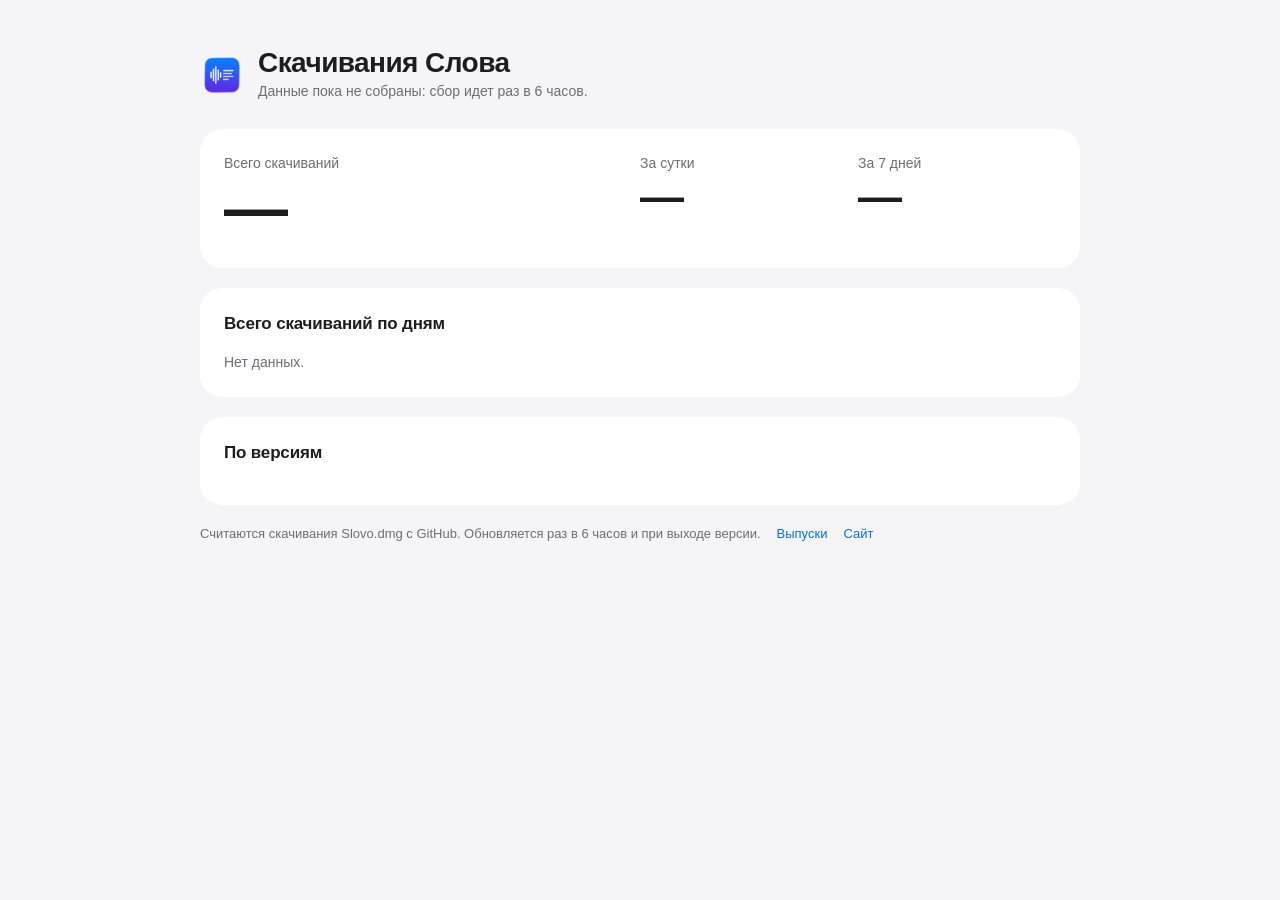
<file: stats/index.html>
<!doctype html>
<html lang="ru">
<head>
<meta charset="utf-8">
<meta name="viewport" content="width=device-width, initial-scale=1">
<meta name="robots" content="noindex, nofollow">
<meta name="color-scheme" content="light dark">
<title>Скачивания Слова</title>
<link rel="icon" type="image/png" href="../img/icon-64.png">
<!-- Личная страница автора: ссылок на нее с сайта нет, поисковикам закрыта. Данные —
     stats.json из ветки `stats`, его раз в 6 часов пишет .github/workflows/stats.yml. -->
<style>
:root {
  --bg: #f5f5f7; --card: #ffffff; --fg: #1d1d1f; --muted: #6e6e73; --line: #e3e3e8;
  --accent: #0071e3; --accent-soft: rgba(0, 113, 227, 0.12); --good: #1f8a3b;
}
@media (prefers-color-scheme: dark) {
  :root { --bg: #000000; --card: #1c1c1e; --fg: #f5f5f7; --muted: #a1a1a6; --line: #2c2c2e;
          --accent: #0a84ff; --accent-soft: rgba(10, 132, 255, 0.18); --good: #30d158; }
}
* { box-sizing: border-box; }
body { margin: 0; background: var(--bg); color: var(--fg);
  font: 16px/1.45 -apple-system, BlinkMacSystemFont, "SF Pro Text", "Helvetica Neue", sans-serif;
  -webkit-font-smoothing: antialiased; padding: 48px 16px 64px; }
main { max-width: 880px; margin: 0 auto; display: grid; gap: 20px; }
header { display: flex; align-items: center; gap: 14px; margin-bottom: 8px; }
header img { width: 44px; height: 44px; }
h1 { font-size: 28px; line-height: 1.1; letter-spacing: -0.02em; margin: 0; }
.sub { color: var(--muted); font-size: 14px; margin: 2px 0 0; }
.card { background: var(--card); border-radius: 22px; padding: 24px; }
.kpis { display: grid; grid-template-columns: 2fr 1fr 1fr; gap: 20px; }
.kpi .label { color: var(--muted); font-size: 14px; }
.kpi .value { font-size: 44px; font-weight: 700; letter-spacing: -0.03em; line-height: 1.1;
  font-variant-numeric: tabular-nums; }
.kpi.main .value { font-size: 64px; }
.kpi .delta { color: var(--good); font-size: 14px; font-weight: 600; font-variant-numeric: tabular-nums; }
h2 { font-size: 17px; margin: 0 0 16px; letter-spacing: -0.01em; }
svg { display: block; width: 100%; height: auto; }
.axis { fill: var(--muted); font-size: 11px; font-variant-numeric: tabular-nums; }
.grid-line { stroke: var(--line); stroke-width: 1; }
.empty { color: var(--muted); font-size: 14px; margin: 0; }
.rows { display: grid; gap: 14px; }
.row { display: grid; grid-template-columns: 70px 1fr 48px; align-items: center; gap: 14px;
  font-variant-numeric: tabular-nums; }
.row .tag { font-weight: 600; }
.row .date { color: var(--muted); font-size: 12px; display: block; font-weight: 400; }
.bar { height: 10px; border-radius: 5px; background: var(--accent-soft); overflow: hidden; }
.bar span { display: block; height: 100%; border-radius: 5px; background: var(--accent); }
.row .n { text-align: right; font-weight: 600; }
footer { color: var(--muted); font-size: 13px; display: flex; gap: 16px; flex-wrap: wrap; }
a { color: var(--accent); text-decoration: none; }
a:hover { text-decoration: underline; }
.error { color: var(--muted); }
@media (max-width: 640px) {
  .kpis { grid-template-columns: 1fr 1fr; }
  .kpi.main { grid-column: 1 / -1; }
  .kpi.main .value { font-size: 52px; }
}
</style>
</head>
<body>
<main>
  <header>
    <img src="../img/icon-64.png" alt="">
    <div>
      <h1>Скачивания Слова</h1>
      <p class="sub" id="updated">Загружаю данные…</p>
    </div>
  </header>

  <section class="card kpis">
    <div class="kpi main"><div class="label">Всего скачиваний</div><div class="value" id="total">—</div></div>
    <div class="kpi"><div class="label">За сутки</div><div class="value" id="day">—</div></div>
    <div class="kpi"><div class="label">За 7 дней</div><div class="value" id="week">—</div></div>
  </section>

  <section class="card">
    <h2>Всего скачиваний по дням</h2>
    <div id="chart"><p class="empty">Загружаю…</p></div>
  </section>

  <section class="card">
    <h2>По версиям</h2>
    <div class="rows" id="versions"></div>
  </section>

  <footer>
    <span>Считаются скачивания Slovo.dmg с GitHub. Обновляется раз в 6 часов и при выходе версии.</span>
    <a href="https://github.com/iamartempn/slovo/releases">Выпуски</a>
    <a href="../">Сайт</a>
  </footer>
</main>

<script>
const SOURCE = "https://raw.githubusercontent.com/iamartempn/slovo/stats/stats.json";
const fmt = new Intl.NumberFormat("ru-RU");
const $ = (id) => document.getElementById(id);

function plural(n, one, few, many) {
  const a = n % 10, b = n % 100;
  if (a === 1 && b !== 11) return one;
  if (a >= 2 && a <= 4 && (b < 12 || b > 14)) return few;
  return many;
}

// Сколько скачали за последние `days` дней: разница с последним снимком до этого срока.
function gained(history, days) {
  if (!history.length) return null;
  const last = history[history.length - 1];
  const cutoff = new Date(last.date + "T00:00:00Z");
  cutoff.setUTCDate(cutoff.getUTCDate() - days);
  const before = history.filter((h) => new Date(h.date + "T00:00:00Z") <= cutoff).pop();
  return last.total - (before ? before.total : 0);
}

function chart(history) {
  if (history.length < 2) {
    $("chart").innerHTML = '<p class="empty">График появится, когда наберется история хотя бы за два дня.</p>';
    return;
  }
  const W = 820, H = 240, L = 40, R = 12, T = 12, B = 28;
  const max = Math.max(1, ...history.map((h) => h.total));
  const step = Math.pow(10, Math.floor(Math.log10(max)));
  const top = Math.ceil(max / step) * step;
  const x = (i) => L + (W - L - R) * (history.length === 1 ? 0.5 : i / (history.length - 1));
  const y = (v) => T + (H - T - B) * (1 - v / top);
  const pts = history.map((h, i) => [x(i), y(h.total)]);
  const line = pts.map((p, i) => (i ? "L" : "M") + p[0].toFixed(1) + " " + p[1].toFixed(1)).join(" ");
  const area = line + ` L${x(history.length - 1).toFixed(1)} ${y(0)} L${x(0).toFixed(1)} ${y(0)} Z`;
  let grid = "";
  for (let k = 0; k <= 4; k++) {
    const v = (top / 4) * k;
    grid += `<line class="grid-line" x1="${L}" x2="${W - R}" y1="${y(v)}" y2="${y(v)}"/>` +
            `<text class="axis" x="${L - 8}" y="${y(v) + 4}" text-anchor="end">${fmt.format(Math.round(v))}</text>`;
  }
  const label = (h) => new Date(h.date + "T00:00:00Z").toLocaleDateString("ru-RU", { day: "numeric", month: "short", timeZone: "UTC" });
  const ticks = [0, Math.floor((history.length - 1) / 2), history.length - 1]
    .filter((v, i, a) => a.indexOf(v) === i)
    .map((i) => `<text class="axis" x="${x(i)}" y="${H - 8}" text-anchor="${i === 0 ? "start" : i === history.length - 1 ? "end" : "middle"}">${label(history[i])}</text>`)
    .join("");
  const end = pts[pts.length - 1];
  $("chart").innerHTML =
    `<svg viewBox="0 0 ${W} ${H}" role="img" aria-label="Всего скачиваний по дням">
       ${grid}
       <path d="${area}" fill="var(--accent-soft)" stroke="none"/>
       <path d="${line}" fill="none" stroke="var(--accent)" stroke-width="2.5" stroke-linejoin="round" stroke-linecap="round"/>
       <circle cx="${end[0]}" cy="${end[1]}" r="5" fill="var(--accent)" stroke="var(--card)" stroke-width="2"/>
       ${ticks}
     </svg>`;
}

function versions(releases) {
  const max = Math.max(1, ...releases.map((r) => r.downloads));
  $("versions").innerHTML = releases.slice().reverse().map((r) => {
    const date = r.published ? new Date(r.published).toLocaleDateString("ru-RU", { day: "numeric", month: "short" }) : "";
    return `<div class="row">
      <span class="tag">${r.tag.replace(/^v/, "")}<span class="date">${date}</span></span>
      <div class="bar"><span style="width:${(r.downloads / max) * 100}%"></span></div>
      <span class="n">${fmt.format(r.downloads)}</span>
    </div>`;
  }).join("");
}

fetch(SOURCE, { cache: "no-store" })
  .then((r) => { if (!r.ok) throw new Error(r.status); return r.json(); })
  .then((s) => {
    $("total").textContent = fmt.format(s.total);
    const d = gained(s.history, 1), w = gained(s.history, 7);
    $("day").textContent = d === null ? "—" : "+" + fmt.format(d);
    $("week").textContent = w === null ? "—" : "+" + fmt.format(w);
    const when = new Date(s.updated).toLocaleString("ru-RU", { day: "numeric", month: "long", hour: "2-digit", minute: "2-digit" });
    const n = s.releases.length;
    $("updated").textContent = `Обновлено ${when}, ${n} ${plural(n, "версия", "версии", "версий")}`;
    chart(s.history);
    versions(s.releases);
  })
  .catch(() => {
    $("updated").innerHTML = '<span class="error">Данные пока не собраны: сбор идет раз в 6 часов.</span>';
    $("chart").innerHTML = '<p class="empty">Нет данных.</p>';
  });
</script>
</body>
</html>
</file>
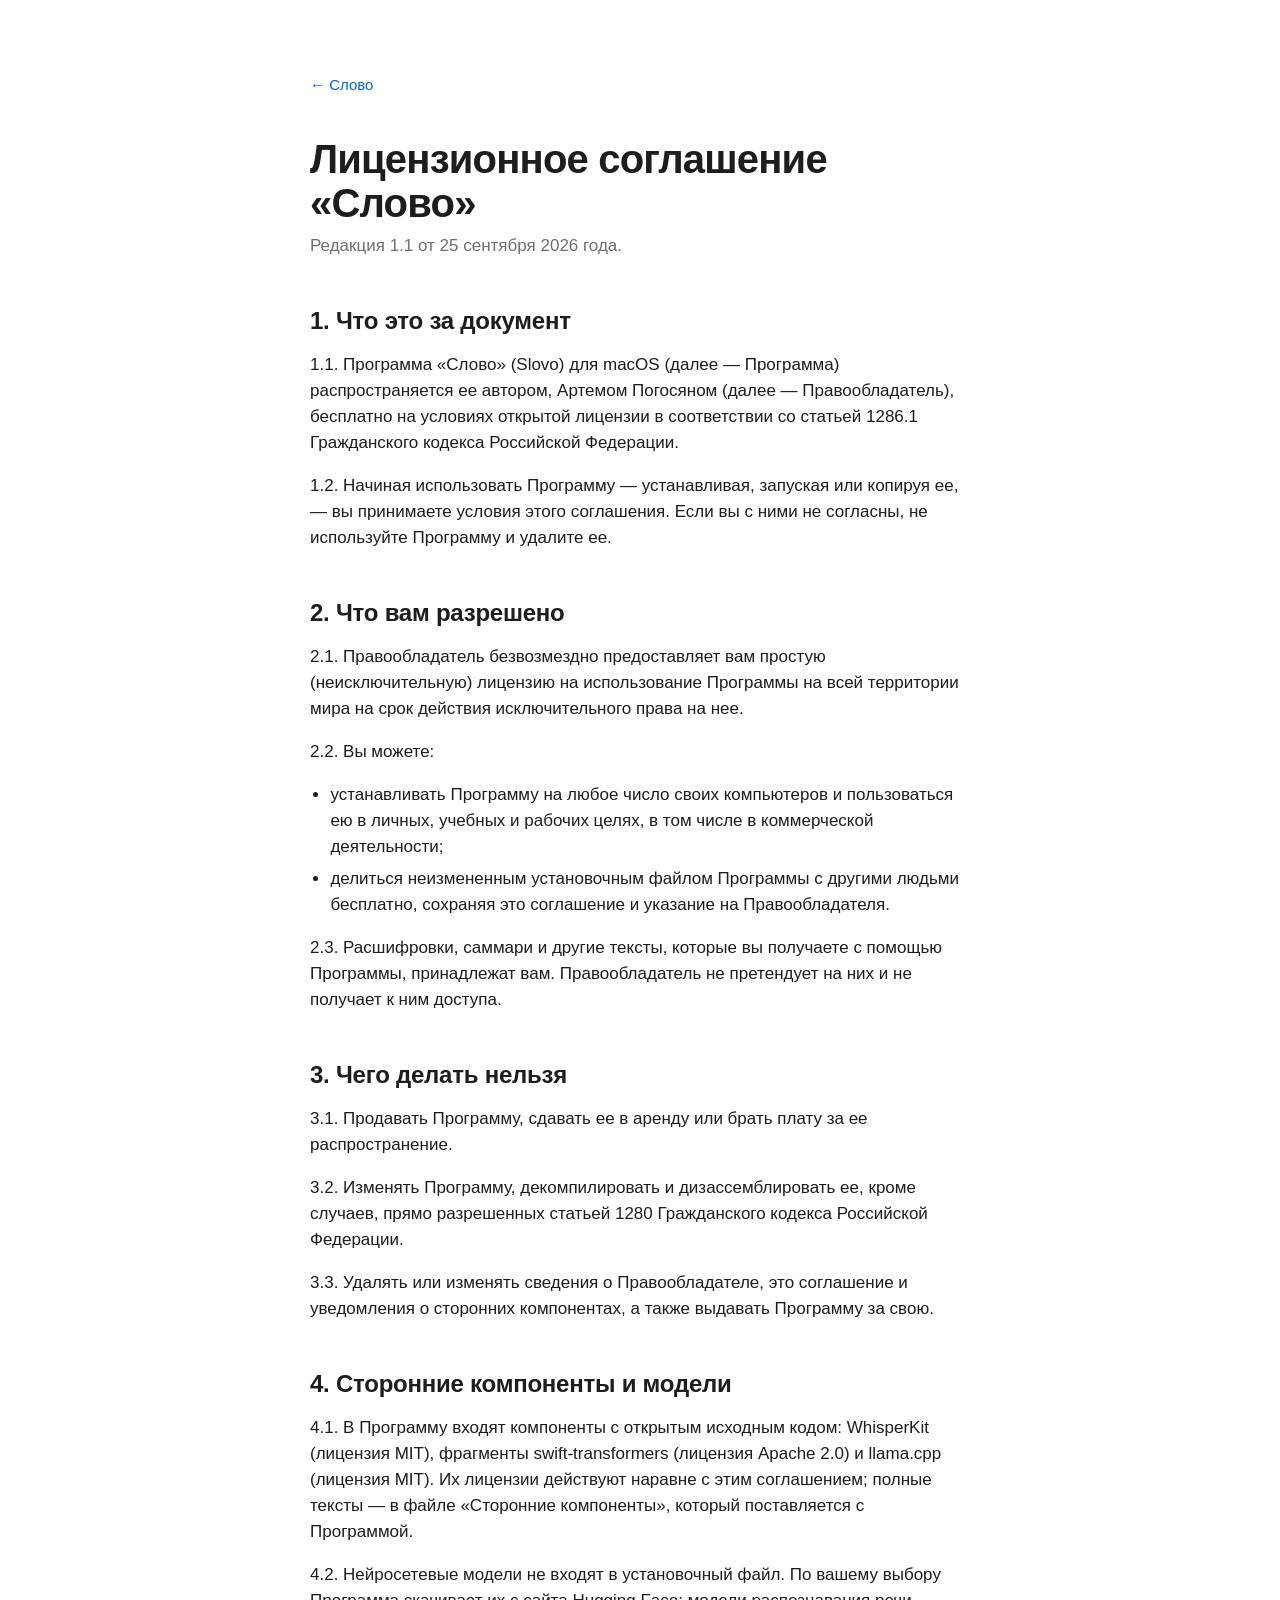
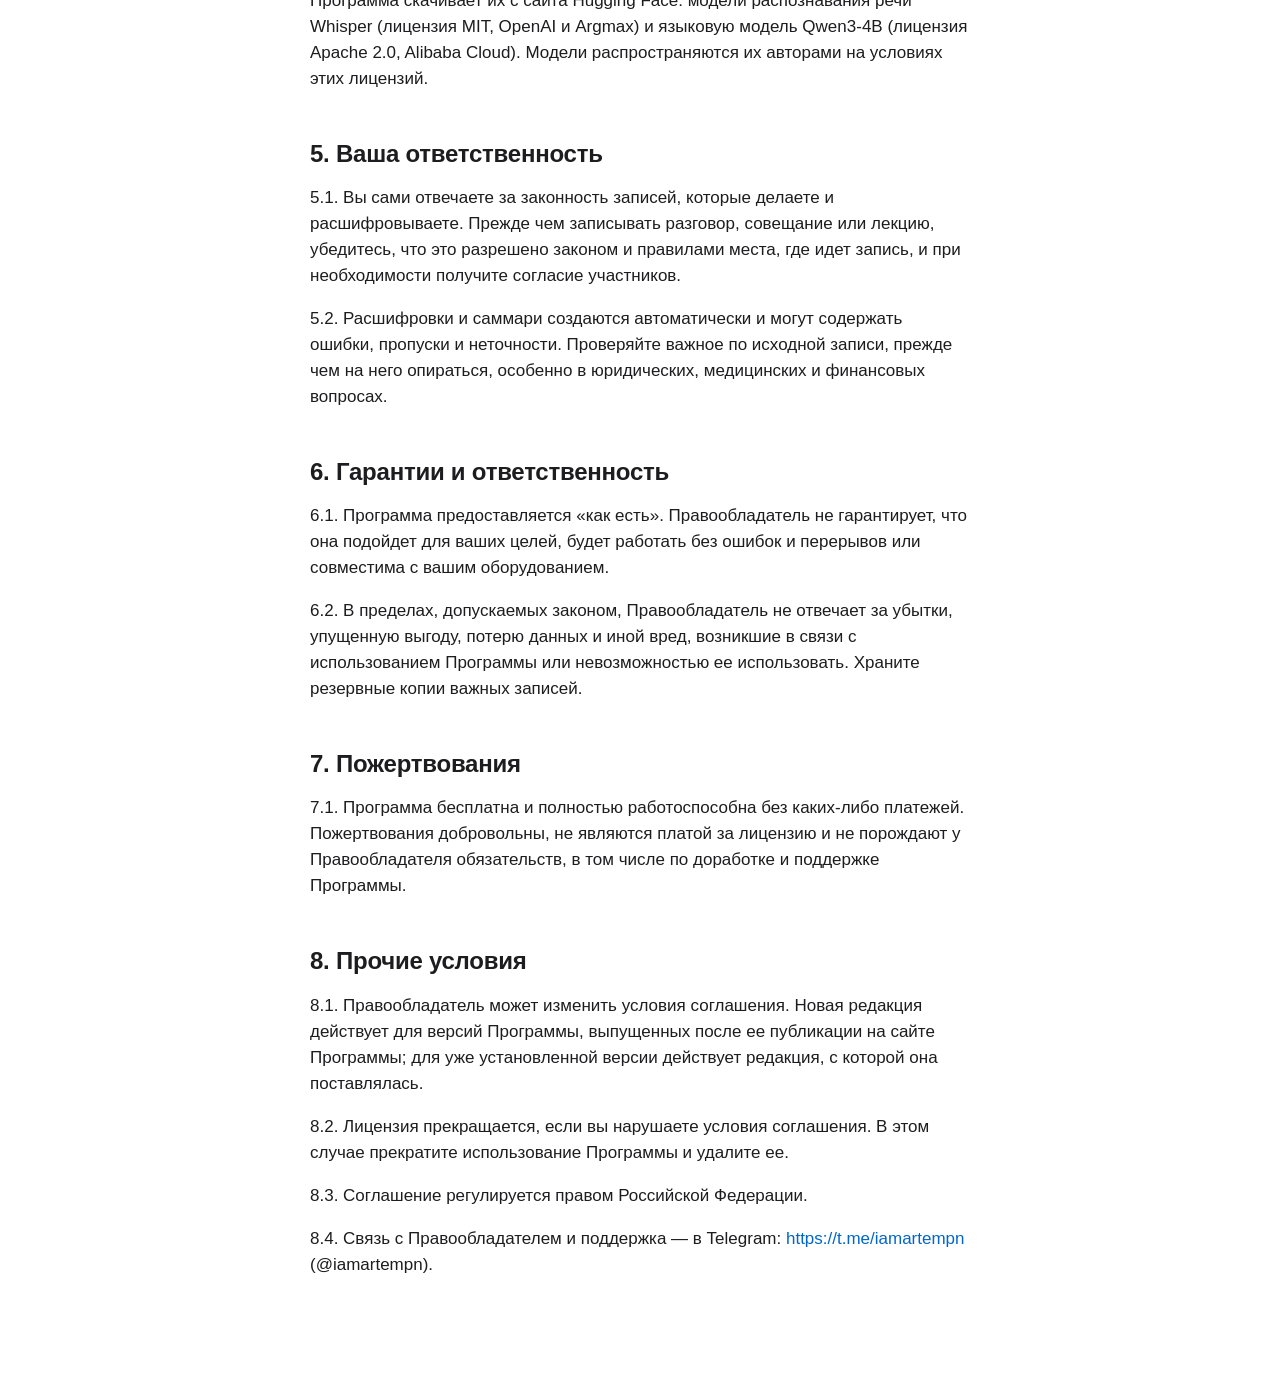
<file: license.html>
<!doctype html>
<html lang="ru">
<head>
<meta charset="utf-8">
<meta name="viewport" content="width=device-width, initial-scale=1">
<title>Лицензионное соглашение «Слово»</title>
<link rel="icon" type="image/png" href="img/icon-64.png">
<style>
:root { color-scheme: light dark; --bg:#fff; --fg:#1d1d1f; --muted:#6e6e73; --line:#d2d2d7;
        --link:#0066cc; }
@media (prefers-color-scheme: dark) {
  :root { --bg:#000; --fg:#f5f5f7; --muted:#a1a1a6; --line:#424245; --link:#2997ff; } }
* { box-sizing: border-box; }
body { margin:0; background:var(--bg); color:var(--fg);
       font: 17px/1.53 -apple-system, BlinkMacSystemFont, "SF Pro Text", "Helvetica Neue", sans-serif;
       -webkit-font-smoothing: antialiased; }
main { max-width: 692px; margin: 0 auto; padding: 72px 16px 96px; }
h1 { font-size: 40px; line-height: 1.1; letter-spacing: -0.02em; font-weight: 700; margin: 0 0 8px; }
h2 { font-size: 24px; line-height: 1.17; letter-spacing: -0.01em; font-weight: 600; margin: 48px 0 12px; }
p, li { color: var(--fg); }
.meta { color: var(--muted); margin: 0 0 32px; }
em { color: var(--muted); font-style: normal; }
ul { padding-left: 1.2em; } li { margin: 6px 0; }
code { font: 15px ui-monospace, "SF Mono", Menlo, monospace; background: color-mix(in srgb, var(--fg) 7%, transparent);
       padding: 2px 6px; border-radius: 6px; word-break: break-all; }
a { color: var(--link); text-decoration: none; } a:hover { text-decoration: underline; }
.back { display:inline-block; margin-bottom: 40px; font-size: 15px; }
hr { border: 0; border-top: 1px solid var(--line); margin: 48px 0 0; }
</style>
</head>
<body><main>
<a class="back" href="./">← Слово</a>
<h1>Лицензионное соглашение «Слово»</h1>
<p class="meta">Редакция 1.1 от 25 сентября 2026 года.</p>
<h2>1. Что это за документ</h2>
<p>1.1. Программа «Слово» (Slovo) для macOS (далее — Программа) распространяется ее автором, Артемом Погосяном (далее — Правообладатель), бесплатно на условиях открытой лицензии в соответствии со статьей 1286.1 Гражданского кодекса Российской Федерации.</p>
<p>1.2. Начиная использовать Программу — устанавливая, запуская или копируя ее, — вы принимаете условия этого соглашения. Если вы с ними не согласны, не используйте Программу и удалите ее.</p>
<h2>2. Что вам разрешено</h2>
<p>2.1. Правообладатель безвозмездно предоставляет вам простую (неисключительную) лицензию на использование Программы на всей территории мира на срок действия исключительного права на нее.</p>
<p>2.2. Вы можете:</p>
<ul><li>устанавливать Программу на любое число своих компьютеров и пользоваться ею в личных, учебных и рабочих целях, в том числе в коммерческой деятельности;</li><li>делиться неизмененным установочным файлом Программы с другими людьми бесплатно, сохраняя это соглашение и указание на Правообладателя.</li></ul>
<p>2.3. Расшифровки, саммари и другие тексты, которые вы получаете с помощью Программы, принадлежат вам. Правообладатель не претендует на них и не получает к ним доступа.</p>
<h2>3. Чего делать нельзя</h2>
<p>3.1. Продавать Программу, сдавать ее в аренду или брать плату за ее распространение.</p>
<p>3.2. Изменять Программу, декомпилировать и дизассемблировать ее, кроме случаев, прямо разрешенных статьей 1280 Гражданского кодекса Российской Федерации.</p>
<p>3.3. Удалять или изменять сведения о Правообладателе, это соглашение и уведомления о сторонних компонентах, а также выдавать Программу за свою.</p>
<h2>4. Сторонние компоненты и модели</h2>
<p>4.1. В Программу входят компоненты с открытым исходным кодом: WhisperKit (лицензия MIT), фрагменты swift-transformers (лицензия Apache 2.0) и llama.cpp (лицензия MIT). Их лицензии действуют наравне с этим соглашением; полные тексты — в файле «Сторонние компоненты», который поставляется с Программой.</p>
<p>4.2. Нейросетевые модели не входят в установочный файл. По вашему выбору Программа скачивает их с сайта Hugging Face: модели распознавания речи Whisper (лицензия MIT, OpenAI и Argmax) и языковую модель Qwen3-4B (лицензия Apache 2.0, Alibaba Cloud). Модели распространяются их авторами на условиях этих лицензий.</p>
<h2>5. Ваша ответственность</h2>
<p>5.1. Вы сами отвечаете за законность записей, которые делаете и расшифровываете. Прежде чем записывать разговор, совещание или лекцию, убедитесь, что это разрешено законом и правилами места, где идет запись, и при необходимости получите согласие участников.</p>
<p>5.2. Расшифровки и саммари создаются автоматически и могут содержать ошибки, пропуски и неточности. Проверяйте важное по исходной записи, прежде чем на него опираться, особенно в юридических, медицинских и финансовых вопросах.</p>
<h2>6. Гарантии и ответственность</h2>
<p>6.1. Программа предоставляется «как есть». Правообладатель не гарантирует, что она подойдет для ваших целей, будет работать без ошибок и перерывов или совместима с вашим оборудованием.</p>
<p>6.2. В пределах, допускаемых законом, Правообладатель не отвечает за убытки, упущенную выгоду, потерю данных и иной вред, возникшие в связи с использованием Программы или невозможностью ее использовать. Храните резервные копии важных записей.</p>
<h2>7. Пожертвования</h2>
<p>7.1. Программа бесплатна и полностью работоспособна без каких-либо платежей. Пожертвования добровольны, не являются платой за лицензию и не порождают у Правообладателя обязательств, в том числе по доработке и поддержке Программы.</p>
<h2>8. Прочие условия</h2>
<p>8.1. Правообладатель может изменить условия соглашения. Новая редакция действует для версий Программы, выпущенных после ее публикации на сайте Программы; для уже установленной версии действует редакция, с которой она поставлялась.</p>
<p>8.2. Лицензия прекращается, если вы нарушаете условия соглашения. В этом случае прекратите использование Программы и удалите ее.</p>
<p>8.3. Соглашение регулируется правом Российской Федерации.</p>
<p>8.4. Связь с Правообладателем и поддержка — в Telegram: <a href="https://t.me/iamartempn">https://t.me/iamartempn</a> (@iamartempn).</p>
</main></body>
</html>
</file>
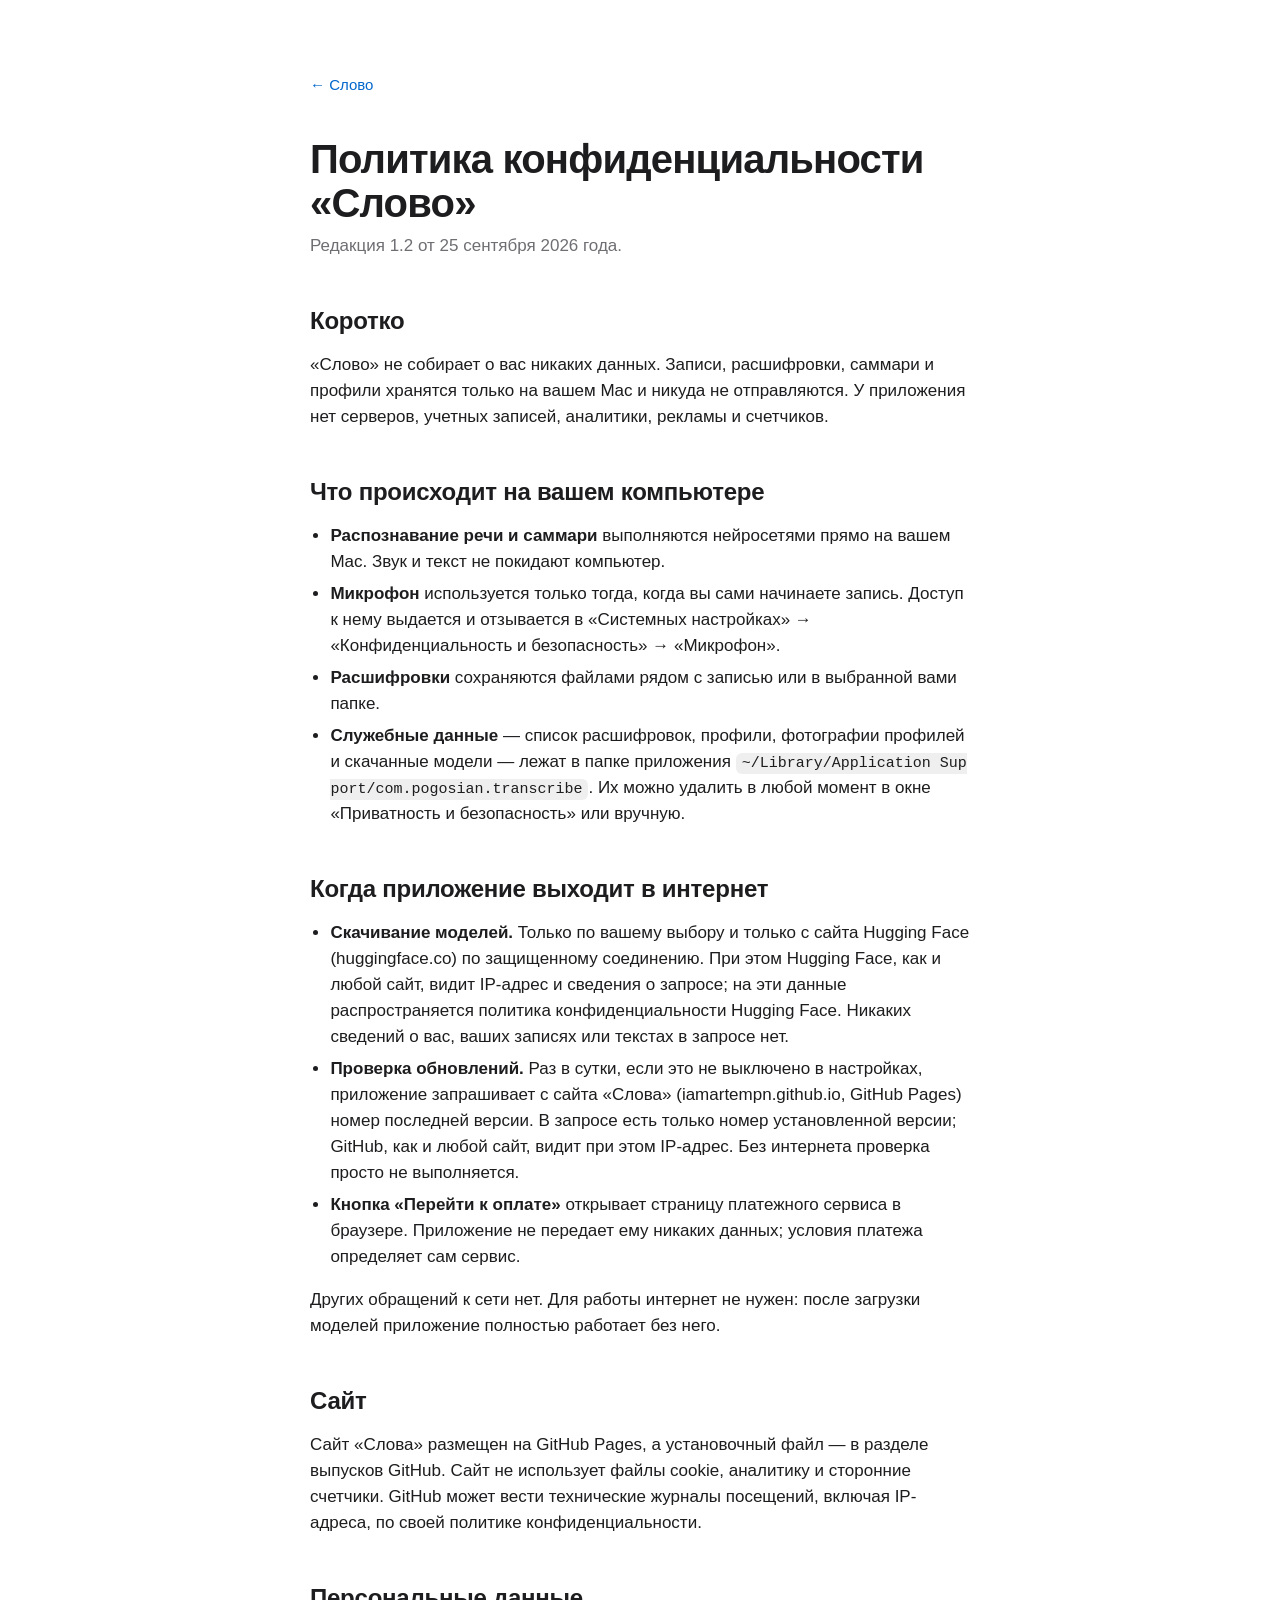
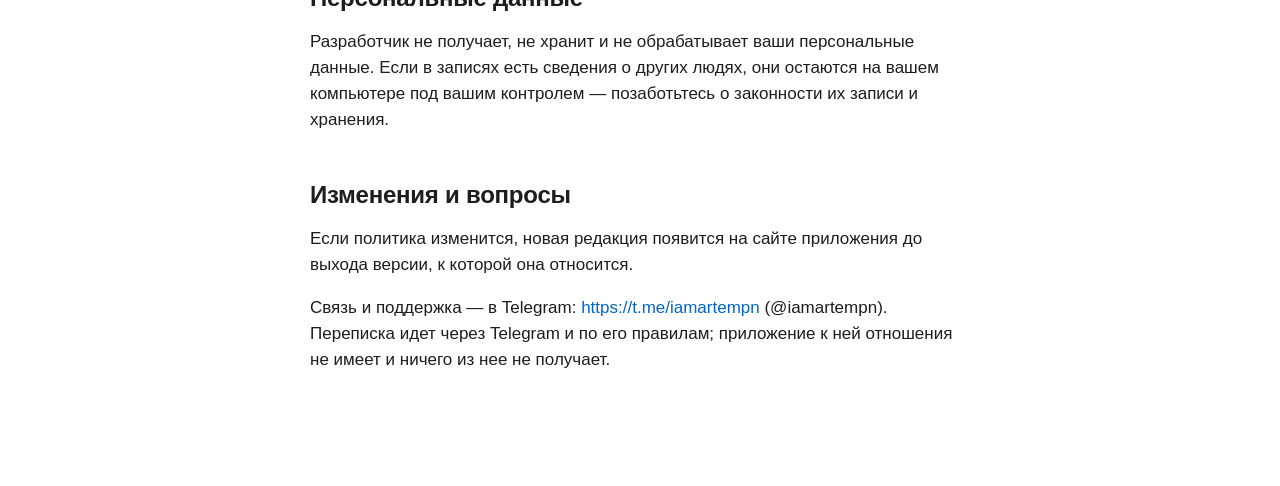
<file: privacy.html>
<!doctype html>
<html lang="ru">
<head>
<meta charset="utf-8">
<meta name="viewport" content="width=device-width, initial-scale=1">
<title>Политика конфиденциальности «Слово»</title>
<link rel="icon" type="image/png" href="img/icon-64.png">
<style>
:root { color-scheme: light dark; --bg:#fff; --fg:#1d1d1f; --muted:#6e6e73; --line:#d2d2d7;
        --link:#0066cc; }
@media (prefers-color-scheme: dark) {
  :root { --bg:#000; --fg:#f5f5f7; --muted:#a1a1a6; --line:#424245; --link:#2997ff; } }
* { box-sizing: border-box; }
body { margin:0; background:var(--bg); color:var(--fg);
       font: 17px/1.53 -apple-system, BlinkMacSystemFont, "SF Pro Text", "Helvetica Neue", sans-serif;
       -webkit-font-smoothing: antialiased; }
main { max-width: 692px; margin: 0 auto; padding: 72px 16px 96px; }
h1 { font-size: 40px; line-height: 1.1; letter-spacing: -0.02em; font-weight: 700; margin: 0 0 8px; }
h2 { font-size: 24px; line-height: 1.17; letter-spacing: -0.01em; font-weight: 600; margin: 48px 0 12px; }
p, li { color: var(--fg); }
.meta { color: var(--muted); margin: 0 0 32px; }
em { color: var(--muted); font-style: normal; }
ul { padding-left: 1.2em; } li { margin: 6px 0; }
code { font: 15px ui-monospace, "SF Mono", Menlo, monospace; background: color-mix(in srgb, var(--fg) 7%, transparent);
       padding: 2px 6px; border-radius: 6px; word-break: break-all; }
a { color: var(--link); text-decoration: none; } a:hover { text-decoration: underline; }
.back { display:inline-block; margin-bottom: 40px; font-size: 15px; }
hr { border: 0; border-top: 1px solid var(--line); margin: 48px 0 0; }
</style>
</head>
<body><main>
<a class="back" href="./">← Слово</a>
<h1>Политика конфиденциальности «Слово»</h1>
<p class="meta">Редакция 1.2 от 25 сентября 2026 года.</p>
<h2>Коротко</h2>
<p>«Слово» не собирает о вас никаких данных. Записи, расшифровки, саммари и профили хранятся только на вашем Mac и никуда не отправляются. У приложения нет серверов, учетных записей, аналитики, рекламы и счетчиков.</p>
<h2>Что происходит на вашем компьютере</h2>
<ul><li><strong>Распознавание речи и саммари</strong> выполняются нейросетями прямо на вашем Mac. Звук и текст не покидают компьютер.</li><li><strong>Микрофон</strong> используется только тогда, когда вы сами начинаете запись. Доступ к нему выдается и отзывается в «Системных настройках» → «Конфиденциальность и безопасность» → «Микрофон».</li><li><strong>Расшифровки</strong> сохраняются файлами рядом с записью или в выбранной вами папке.</li><li><strong>Служебные данные</strong> — список расшифровок, профили, фотографии профилей и скачанные модели — лежат в папке приложения <code>~/Library/Application Support/com.pogosian.transcribe</code>. Их можно удалить в любой момент в окне «Приватность и безопасность» или вручную.</li></ul>
<h2>Когда приложение выходит в интернет</h2>
<ul><li><strong>Скачивание моделей.</strong> Только по вашему выбору и только с сайта Hugging Face (huggingface.co) по защищенному соединению. При этом Hugging Face, как и любой сайт, видит IP-адрес и сведения о запросе; на эти данные распространяется политика конфиденциальности Hugging Face. Никаких сведений о вас, ваших записях или текстах в запросе нет.</li><li><strong>Проверка обновлений.</strong> Раз в сутки, если это не выключено в настройках, приложение запрашивает с сайта «Слова» (iamartempn.github.io, GitHub Pages) номер последней версии. В запросе есть только номер установленной версии; GitHub, как и любой сайт, видит при этом IP-адрес. Без интернета проверка просто не выполняется.</li><li><strong>Кнопка «Перейти к оплате»</strong> открывает страницу платежного сервиса в браузере. Приложение не передает ему никаких данных; условия платежа определяет сам сервис.</li></ul>
<p>Других обращений к сети нет. Для работы интернет не нужен: после загрузки моделей приложение полностью работает без него.</p>
<h2>Сайт</h2>
<p>Сайт «Слова» размещен на GitHub Pages, а установочный файл — в разделе выпусков GitHub. Сайт не использует файлы cookie, аналитику и сторонние счетчики. GitHub может вести технические журналы посещений, включая IP-адреса, по своей политике конфиденциальности.</p>
<h2>Персональные данные</h2>
<p>Разработчик не получает, не хранит и не обрабатывает ваши персональные данные. Если в записях есть сведения о других людях, они остаются на вашем компьютере под вашим контролем — позаботьтесь о законности их записи и хранения.</p>
<h2>Изменения и вопросы</h2>
<p>Если политика изменится, новая редакция появится на сайте приложения до выхода версии, к которой она относится.</p>
<p>Связь и поддержка — в Telegram: <a href="https://t.me/iamartempn">https://t.me/iamartempn</a> (@iamartempn). Переписка идет через Telegram и по его правилам; приложение к ней отношения не имеет и ничего из нее не получает.</p>
</main></body>
</html>
</file>
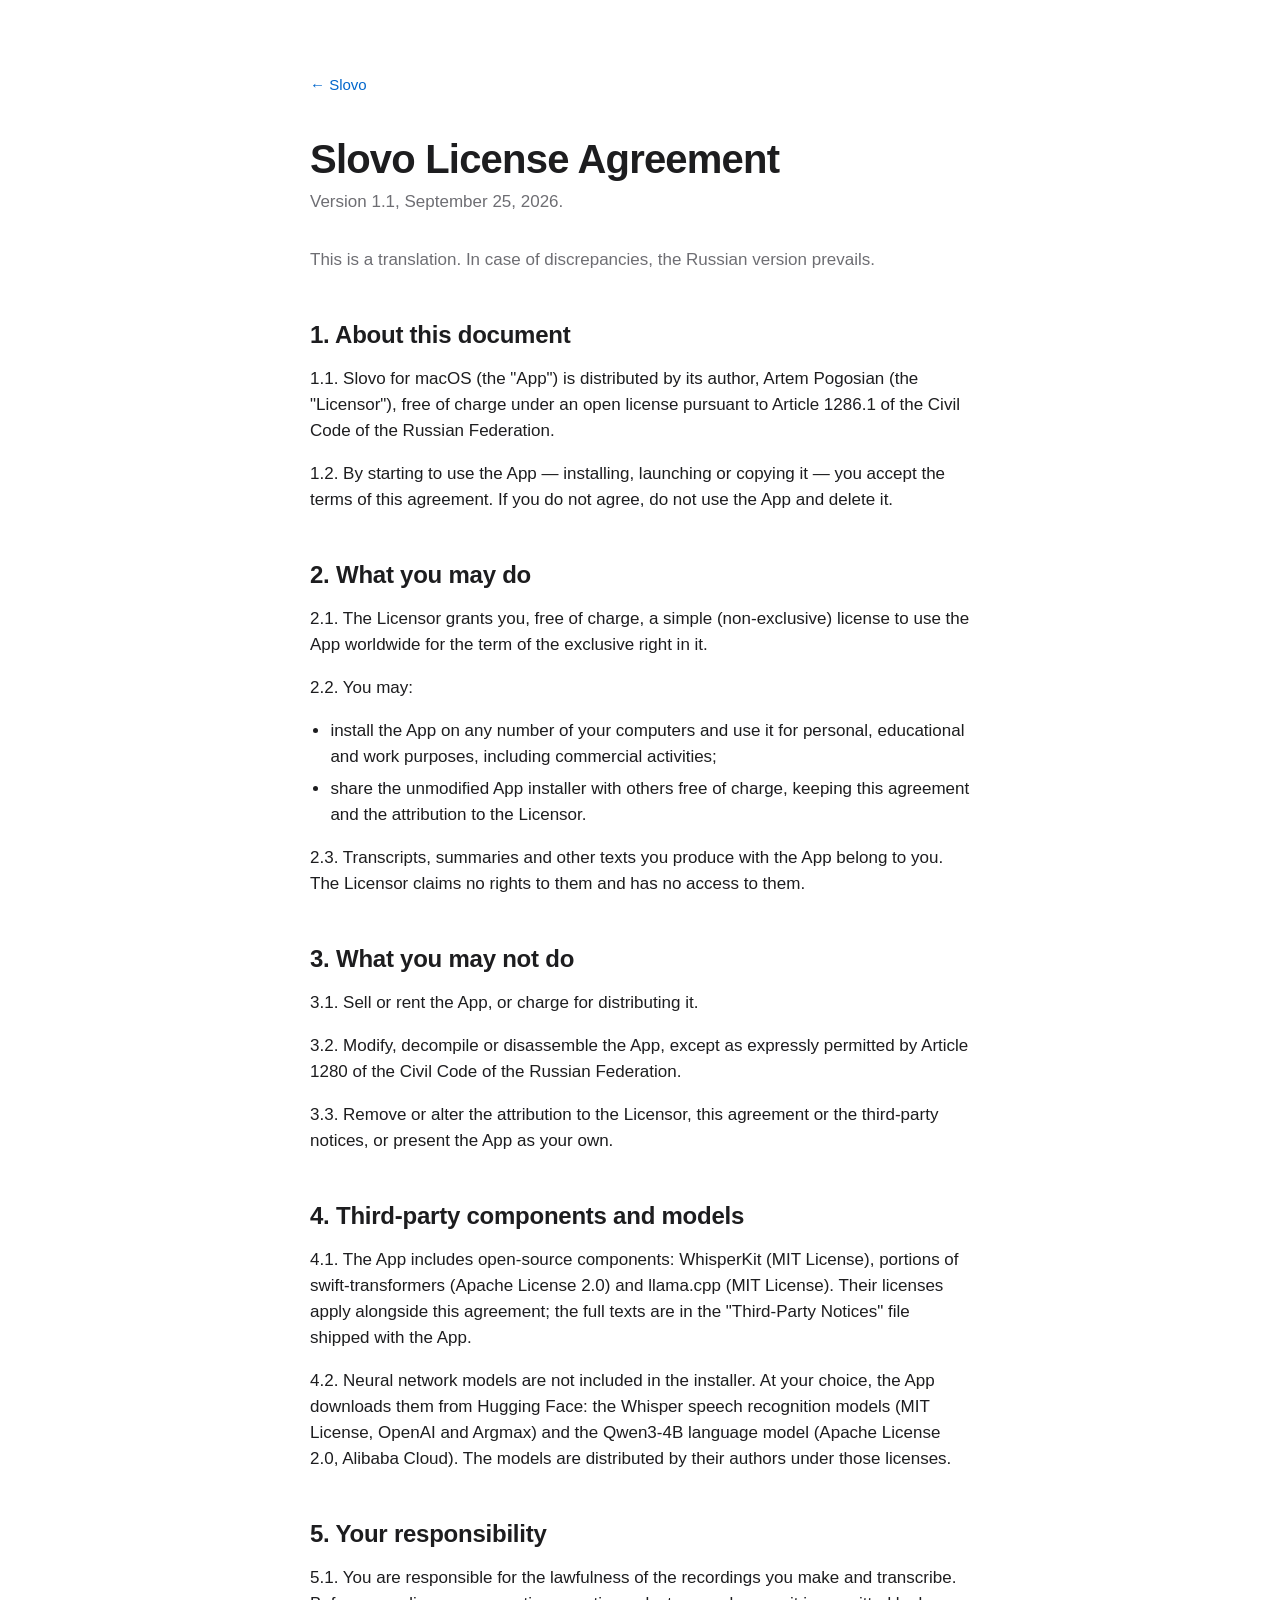
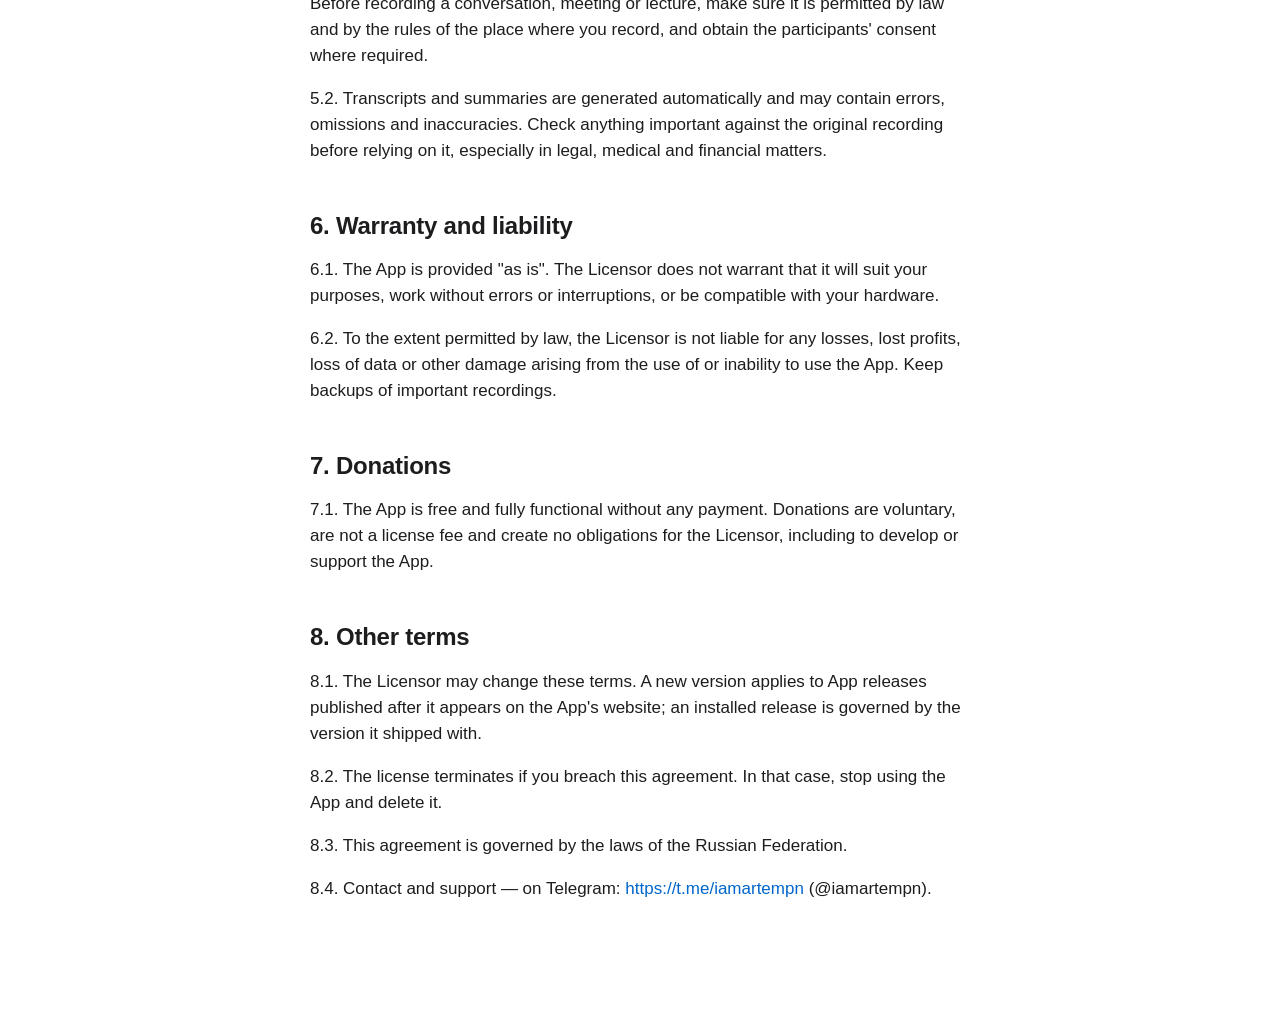
<file: en/license.html>
<!doctype html>
<html lang="en">
<head>
<meta charset="utf-8">
<meta name="viewport" content="width=device-width, initial-scale=1">
<title>Slovo License Agreement</title>
<link rel="icon" type="image/png" href="../img/icon-64.png">
<style>
:root { color-scheme: light dark; --bg:#fff; --fg:#1d1d1f; --muted:#6e6e73; --line:#d2d2d7;
        --link:#0066cc; }
@media (prefers-color-scheme: dark) {
  :root { --bg:#000; --fg:#f5f5f7; --muted:#a1a1a6; --line:#424245; --link:#2997ff; } }
* { box-sizing: border-box; }
body { margin:0; background:var(--bg); color:var(--fg);
       font: 17px/1.53 -apple-system, BlinkMacSystemFont, "SF Pro Text", "Helvetica Neue", sans-serif;
       -webkit-font-smoothing: antialiased; }
main { max-width: 692px; margin: 0 auto; padding: 72px 16px 96px; }
h1 { font-size: 40px; line-height: 1.1; letter-spacing: -0.02em; font-weight: 700; margin: 0 0 8px; }
h2 { font-size: 24px; line-height: 1.17; letter-spacing: -0.01em; font-weight: 600; margin: 48px 0 12px; }
p, li { color: var(--fg); }
.meta { color: var(--muted); margin: 0 0 32px; }
em { color: var(--muted); font-style: normal; }
ul { padding-left: 1.2em; } li { margin: 6px 0; }
code { font: 15px ui-monospace, "SF Mono", Menlo, monospace; background: color-mix(in srgb, var(--fg) 7%, transparent);
       padding: 2px 6px; border-radius: 6px; word-break: break-all; }
a { color: var(--link); text-decoration: none; } a:hover { text-decoration: underline; }
.back { display:inline-block; margin-bottom: 40px; font-size: 15px; }
hr { border: 0; border-top: 1px solid var(--line); margin: 48px 0 0; }
</style>
</head>
<body><main>
<a class="back" href="./">← Slovo</a>
<h1>Slovo License Agreement</h1>
<p class="meta">Version 1.1, September 25, 2026.</p>
<p><em>This is a translation. In case of discrepancies, the Russian version prevails.</em></p>
<h2>1. About this document</h2>
<p>1.1. Slovo for macOS (the "App") is distributed by its author, Artem Pogosian (the "Licensor"), free of charge under an open license pursuant to Article 1286.1 of the Civil Code of the Russian Federation.</p>
<p>1.2. By starting to use the App — installing, launching or copying it — you accept the terms of this agreement. If you do not agree, do not use the App and delete it.</p>
<h2>2. What you may do</h2>
<p>2.1. The Licensor grants you, free of charge, a simple (non-exclusive) license to use the App worldwide for the term of the exclusive right in it.</p>
<p>2.2. You may:</p>
<ul><li>install the App on any number of your computers and use it for personal, educational and work purposes, including commercial activities;</li><li>share the unmodified App installer with others free of charge, keeping this agreement and the attribution to the Licensor.</li></ul>
<p>2.3. Transcripts, summaries and other texts you produce with the App belong to you. The Licensor claims no rights to them and has no access to them.</p>
<h2>3. What you may not do</h2>
<p>3.1. Sell or rent the App, or charge for distributing it.</p>
<p>3.2. Modify, decompile or disassemble the App, except as expressly permitted by Article 1280 of the Civil Code of the Russian Federation.</p>
<p>3.3. Remove or alter the attribution to the Licensor, this agreement or the third-party notices, or present the App as your own.</p>
<h2>4. Third-party components and models</h2>
<p>4.1. The App includes open-source components: WhisperKit (MIT License), portions of swift-transformers (Apache License 2.0) and llama.cpp (MIT License). Their licenses apply alongside this agreement; the full texts are in the "Third-Party Notices" file shipped with the App.</p>
<p>4.2. Neural network models are not included in the installer. At your choice, the App downloads them from Hugging Face: the Whisper speech recognition models (MIT License, OpenAI and Argmax) and the Qwen3-4B language model (Apache License 2.0, Alibaba Cloud). The models are distributed by their authors under those licenses.</p>
<h2>5. Your responsibility</h2>
<p>5.1. You are responsible for the lawfulness of the recordings you make and transcribe. Before recording a conversation, meeting or lecture, make sure it is permitted by law and by the rules of the place where you record, and obtain the participants' consent where required.</p>
<p>5.2. Transcripts and summaries are generated automatically and may contain errors, omissions and inaccuracies. Check anything important against the original recording before relying on it, especially in legal, medical and financial matters.</p>
<h2>6. Warranty and liability</h2>
<p>6.1. The App is provided "as is". The Licensor does not warrant that it will suit your purposes, work without errors or interruptions, or be compatible with your hardware.</p>
<p>6.2. To the extent permitted by law, the Licensor is not liable for any losses, lost profits, loss of data or other damage arising from the use of or inability to use the App. Keep backups of important recordings.</p>
<h2>7. Donations</h2>
<p>7.1. The App is free and fully functional without any payment. Donations are voluntary, are not a license fee and create no obligations for the Licensor, including to develop or support the App.</p>
<h2>8. Other terms</h2>
<p>8.1. The Licensor may change these terms. A new version applies to App releases published after it appears on the App's website; an installed release is governed by the version it shipped with.</p>
<p>8.2. The license terminates if you breach this agreement. In that case, stop using the App and delete it.</p>
<p>8.3. This agreement is governed by the laws of the Russian Federation.</p>
<p>8.4. Contact and support — on Telegram: <a href="https://t.me/iamartempn">https://t.me/iamartempn</a> (@iamartempn).</p>
</main></body>
</html>
</file>
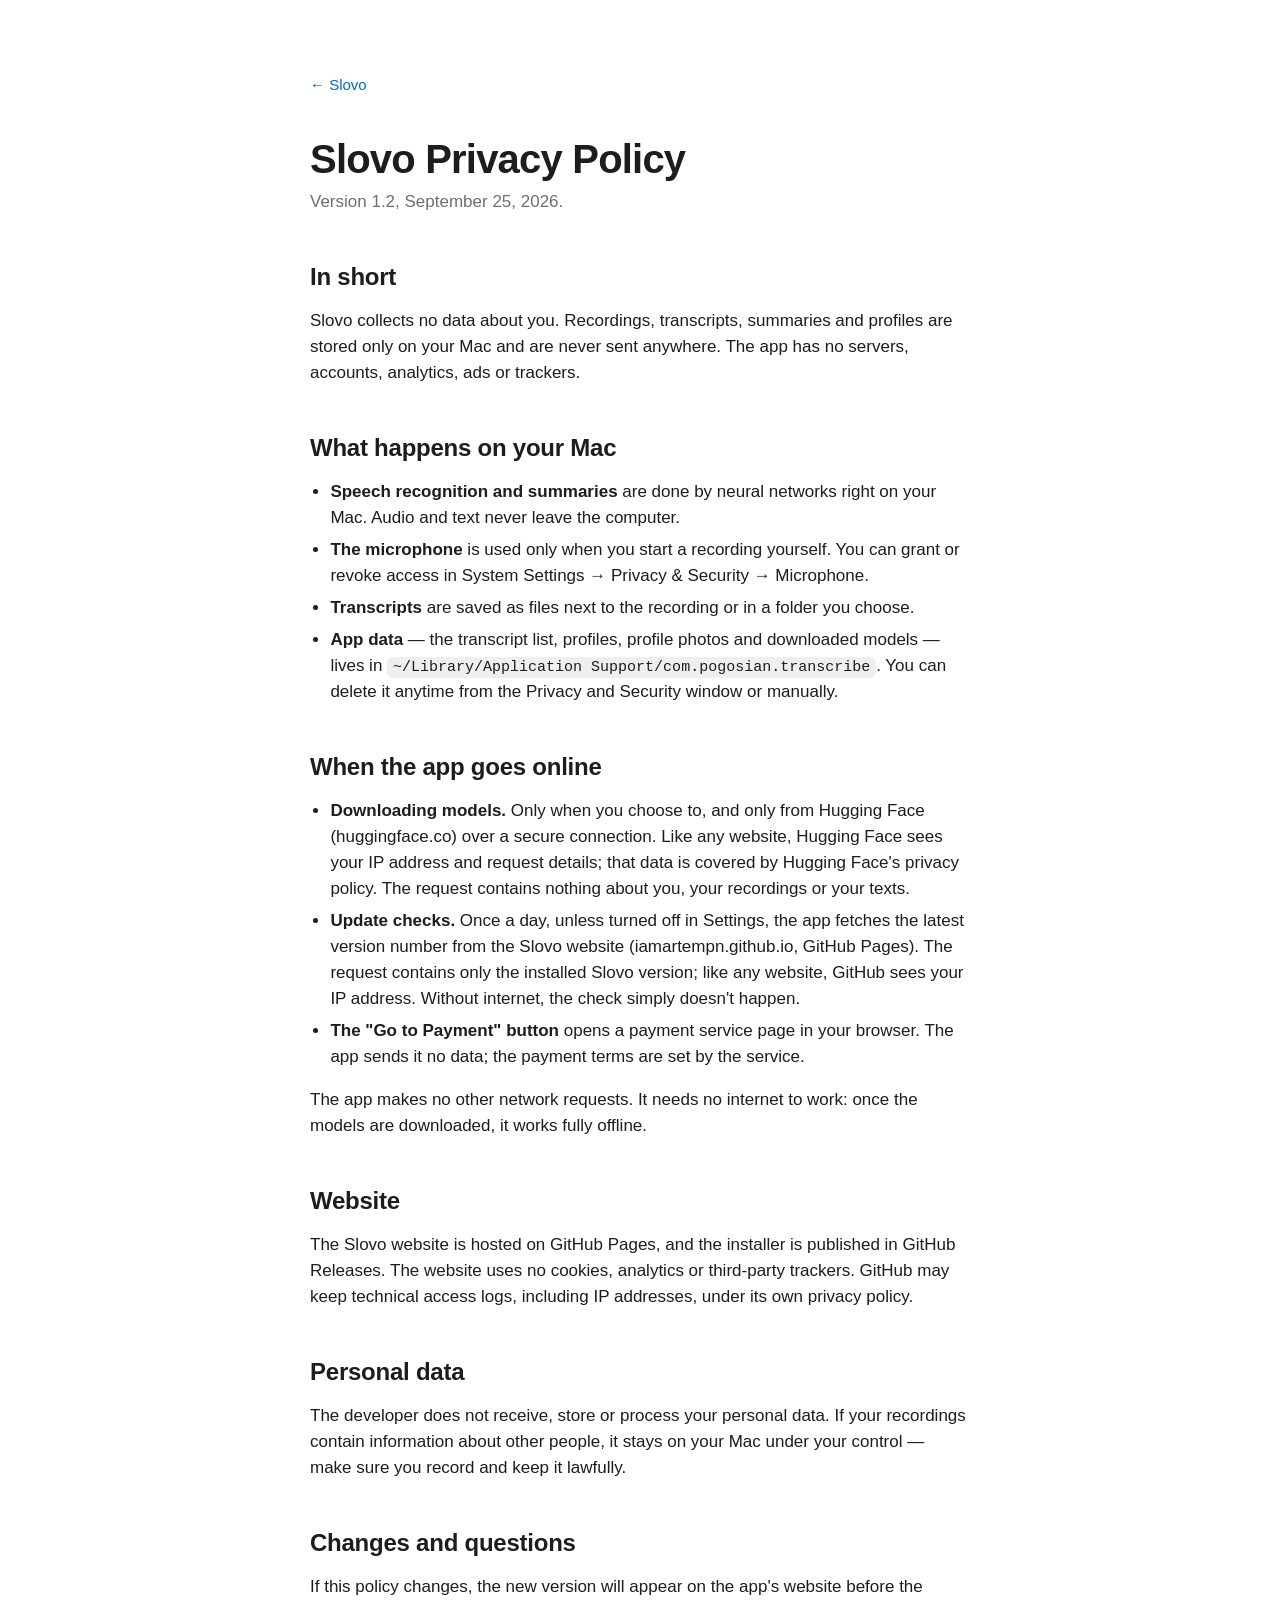
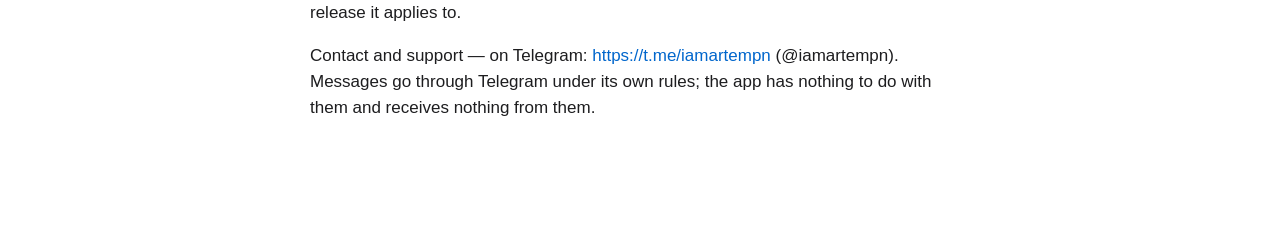
<file: en/privacy.html>
<!doctype html>
<html lang="en">
<head>
<meta charset="utf-8">
<meta name="viewport" content="width=device-width, initial-scale=1">
<title>Slovo Privacy Policy</title>
<link rel="icon" type="image/png" href="../img/icon-64.png">
<style>
:root { color-scheme: light dark; --bg:#fff; --fg:#1d1d1f; --muted:#6e6e73; --line:#d2d2d7;
        --link:#0066cc; }
@media (prefers-color-scheme: dark) {
  :root { --bg:#000; --fg:#f5f5f7; --muted:#a1a1a6; --line:#424245; --link:#2997ff; } }
* { box-sizing: border-box; }
body { margin:0; background:var(--bg); color:var(--fg);
       font: 17px/1.53 -apple-system, BlinkMacSystemFont, "SF Pro Text", "Helvetica Neue", sans-serif;
       -webkit-font-smoothing: antialiased; }
main { max-width: 692px; margin: 0 auto; padding: 72px 16px 96px; }
h1 { font-size: 40px; line-height: 1.1; letter-spacing: -0.02em; font-weight: 700; margin: 0 0 8px; }
h2 { font-size: 24px; line-height: 1.17; letter-spacing: -0.01em; font-weight: 600; margin: 48px 0 12px; }
p, li { color: var(--fg); }
.meta { color: var(--muted); margin: 0 0 32px; }
em { color: var(--muted); font-style: normal; }
ul { padding-left: 1.2em; } li { margin: 6px 0; }
code { font: 15px ui-monospace, "SF Mono", Menlo, monospace; background: color-mix(in srgb, var(--fg) 7%, transparent);
       padding: 2px 6px; border-radius: 6px; word-break: break-all; }
a { color: var(--link); text-decoration: none; } a:hover { text-decoration: underline; }
.back { display:inline-block; margin-bottom: 40px; font-size: 15px; }
hr { border: 0; border-top: 1px solid var(--line); margin: 48px 0 0; }
</style>
</head>
<body><main>
<a class="back" href="./">← Slovo</a>
<h1>Slovo Privacy Policy</h1>
<p class="meta">Version 1.2, September 25, 2026.</p>
<h2>In short</h2>
<p>Slovo collects no data about you. Recordings, transcripts, summaries and profiles are stored only on your Mac and are never sent anywhere. The app has no servers, accounts, analytics, ads or trackers.</p>
<h2>What happens on your Mac</h2>
<ul><li><strong>Speech recognition and summaries</strong> are done by neural networks right on your Mac. Audio and text never leave the computer.</li><li><strong>The microphone</strong> is used only when you start a recording yourself. You can grant or revoke access in System Settings → Privacy &amp; Security → Microphone.</li><li><strong>Transcripts</strong> are saved as files next to the recording or in a folder you choose.</li><li><strong>App data</strong> — the transcript list, profiles, profile photos and downloaded models — lives in <code>~/Library/Application Support/com.pogosian.transcribe</code>. You can delete it anytime from the Privacy and Security window or manually.</li></ul>
<h2>When the app goes online</h2>
<ul><li><strong>Downloading models.</strong> Only when you choose to, and only from Hugging Face (huggingface.co) over a secure connection. Like any website, Hugging Face sees your IP address and request details; that data is covered by Hugging Face's privacy policy. The request contains nothing about you, your recordings or your texts.</li><li><strong>Update checks.</strong> Once a day, unless turned off in Settings, the app fetches the latest version number from the Slovo website (iamartempn.github.io, GitHub Pages). The request contains only the installed Slovo version; like any website, GitHub sees your IP address. Without internet, the check simply doesn't happen.</li><li><strong>The "Go to Payment" button</strong> opens a payment service page in your browser. The app sends it no data; the payment terms are set by the service.</li></ul>
<p>The app makes no other network requests. It needs no internet to work: once the models are downloaded, it works fully offline.</p>
<h2>Website</h2>
<p>The Slovo website is hosted on GitHub Pages, and the installer is published in GitHub Releases. The website uses no cookies, analytics or third-party trackers. GitHub may keep technical access logs, including IP addresses, under its own privacy policy.</p>
<h2>Personal data</h2>
<p>The developer does not receive, store or process your personal data. If your recordings contain information about other people, it stays on your Mac under your control — make sure you record and keep it lawfully.</p>
<h2>Changes and questions</h2>
<p>If this policy changes, the new version will appear on the app's website before the release it applies to.</p>
<p>Contact and support — on Telegram: <a href="https://t.me/iamartempn">https://t.me/iamartempn</a> (@iamartempn). Messages go through Telegram under its own rules; the app has nothing to do with them and receives nothing from them.</p>
</main></body>
</html>
</file>
<file: style.css>
/* Сайт «Слова». Системный шрифт, цвета токенами, светлая и темная тема. */

:root {
  --bg: #ffffff;
  --bg-alt: #f5f5f7;
  --fg: #1d1d1f;
  --muted: #6e6e73;
  --line: #d2d2d7;
  --accent: #0071e3;
  --accent-press: #0062c4;
  --link: #0066cc;
  --card: #ffffff;
  --nav: rgba(255, 255, 255, 0.72);
  --shot-shadow: 0 30px 60px -20px rgba(0, 0, 0, 0.25), 0 18px 36px -18px rgba(0, 0, 0, 0.2);
  --green: #1f8a3b;
  --green-bg: #e8f6ec;
  --grad-a: #1c7bff;
  --grad-b: #6a3df0;
  --dark: #000;
  --dark-fg: #f5f5f7;
  --dark-muted: #a1a1a6;
  --dark-card: #1d1d1f;
}

@media (prefers-color-scheme: dark) {
  :root {
    --bg: #000000;
    --bg-alt: #101012;
    --fg: #f5f5f7;
    --muted: #a1a1a6;
    --line: #424245;
    --accent: #0a84ff;
    --accent-press: #0071e3;
    --link: #2997ff;
    --card: #1c1c1e;
    --nav: rgba(22, 22, 23, 0.72);
    --shot-shadow: 0 30px 60px -20px rgba(0, 0, 0, 0.8), 0 0 0 1px rgba(255, 255, 255, 0.08);
    --green: #30d158;
    --green-bg: rgba(48, 209, 88, 0.14);
    --dark: #101012;
    --dark-card: #1c1c1e;
  }
}

* { box-sizing: border-box; }
html { scroll-behavior: smooth; -webkit-text-size-adjust: 100%; }
body {
  margin: 0;
  background: var(--bg);
  color: var(--fg);
  font: 17px/1.47 -apple-system, BlinkMacSystemFont, "SF Pro Text", "Helvetica Neue", Arial, sans-serif;
  letter-spacing: -0.022em;
  -webkit-font-smoothing: antialiased;
}
img { max-width: 100%; height: auto; display: block; }
picture { display: block; }
/* Без висячих одиночных слов в заголовках и подводках. */
h1, h2, h3, .tagline, .lead, .section-lead, .final .support { text-wrap: balance; }
a { color: var(--link); text-decoration: none; }
a:hover { text-decoration: underline; }

.wrap { max-width: 1024px; margin: 0 auto; padding: 0 22px; }
.wide { max-width: 1240px; margin: 0 auto; padding: 0 22px; }

/* ---------- навигация: полупрозрачный слой, контент уходит под него ---------- */
.nav {
  position: sticky; top: 0; z-index: 10;
  background: var(--nav);
  -webkit-backdrop-filter: saturate(180%) blur(20px);
  backdrop-filter: saturate(180%) blur(20px);
  border-bottom: 1px solid color-mix(in srgb, var(--line) 50%, transparent);
}
.nav .wide { display: flex; align-items: center; gap: 24px; height: 52px; }
.brand { display: flex; align-items: center; gap: 8px; color: var(--fg); font-weight: 600; font-size: 19px; }
.brand:hover { text-decoration: none; }
.brand img { width: 26px; height: 26px; }
.nav-links { display: flex; gap: 22px; margin-left: auto; font-size: 13px; }
.nav-links a { color: var(--fg); opacity: .8; }
.nav-links a:hover { opacity: 1; text-decoration: none; }
.nav .lang { font-size: 13px; color: var(--muted); }

/* ---------- кнопки: отклик на нажатие сразу, а не по отпусканию ---------- */
.btn {
  display: inline-flex; align-items: center; justify-content: center; gap: 8px;
  background: var(--accent); color: #fff;
  font-size: 17px; font-weight: 500; letter-spacing: -0.01em;
  padding: 12px 24px; border-radius: 980px; border: 0; cursor: pointer;
  transition: transform 100ms ease-out, background-color 100ms ease-out;
}
.btn:hover { text-decoration: none; background: var(--accent-press); }
.btn:active { transform: scale(0.97); }
.btn.small { font-size: 13px; padding: 5px 12px; }
.btn svg { width: 18px; height: 18px; }
.btn.small svg { width: 13px; height: 13px; }
.text-link { font-size: 17px; }
.text-link::after { content: " ›"; }

/* ---------- первый экран ---------- */
.hero { text-align: center; padding: 72px 0 0; }
.hero .icon { width: 128px; height: 128px; margin: 0 auto 20px; }
.hero h1 {
  font-size: clamp(48px, 9vw, 96px); line-height: 1.02; letter-spacing: -0.035em;
  font-weight: 700; margin: 0;
}
.hero .tagline {
  font-size: clamp(26px, 4.4vw, 40px); line-height: 1.12; letter-spacing: -0.02em;
  font-weight: 600; margin: 8px 0 0;
  background: linear-gradient(90deg, var(--grad-a), var(--grad-b));
  -webkit-background-clip: text; background-clip: text; color: transparent;
}
.hero .lead {
  max-width: 640px; margin: 20px auto 0; font-size: clamp(19px, 2.2vw, 21px);
  line-height: 1.4; color: var(--muted);
}
/* Кнопка одна по центру, второстепенная ссылка — под ней: пара в строку сдвигала
   кнопку левее оси страницы. */
.cta { display: flex; flex-direction: column; align-items: center; gap: 14px; margin-top: 32px; }
.meta { margin-top: 14px; font-size: 14px; color: var(--muted); }
.badges { display: flex; justify-content: center; gap: 10px; flex-wrap: wrap; margin-top: 22px; }
.badge {
  display: inline-flex; align-items: center; gap: 6px;
  font-size: 14px; font-weight: 500; color: var(--green); background: var(--green-bg);
  padding: 5px 12px; border-radius: 980px;
}
.badge svg { width: 15px; height: 15px; }

/* Снимки окна: скругления у самого кадра, тень — фильтром по форме, а не рамке. */
.shot { margin: 56px auto 0; filter: drop-shadow(0 24px 40px rgba(0,0,0,.18)) drop-shadow(0 6px 12px rgba(0,0,0,.08)); }
@media (prefers-color-scheme: dark) {
  .shot { filter: drop-shadow(0 24px 48px rgba(0,0,0,.7)); }
}
.hero .shot { width: min(100%, 1180px); padding: 0 22px; }

/* ---------- разделы ---------- */
section { padding: 120px 0; }
section.alt { background: var(--bg-alt); }
.eyebrow { font-size: 17px; font-weight: 600; color: var(--accent); margin: 0 0 8px; letter-spacing: -0.01em; }
h2 {
  font-size: clamp(36px, 5.6vw, 56px); line-height: 1.07; letter-spacing: -0.03em;
  font-weight: 700; margin: 0;
}
.section-lead {
  font-size: clamp(19px, 2.2vw, 21px); line-height: 1.42; color: var(--muted);
  max-width: 720px; margin: 20px 0 0;
}
.center { text-align: center; }
.center .section-lead { margin-left: auto; margin-right: auto; }
/* Внутри центрированных разделов карточки, пункты и вопросы читаются слева направо. */
.center .grid, .center .modes, .center .points, .center .steps, .center .faq { text-align: left; }
.center .note { margin-left: auto; margin-right: auto; }

/* ---------- сетка карточек ---------- */
.grid { display: grid; grid-template-columns: repeat(6, 1fr); gap: 20px; margin-top: 56px; }
.card {
  grid-column: span 2; background: var(--card); border-radius: 28px; padding: 32px;
  display: flex; flex-direction: column; gap: 10px; overflow: hidden;
}
section.alt .card { background: var(--card); }
section:not(.alt) .card { background: var(--bg-alt); }
.card.half { grid-column: span 3; }
.card.full { grid-column: span 6; }
.card .glyph {
  width: 44px; height: 44px; border-radius: 12px; display: grid; place-items: center;
  color: #fff; background: linear-gradient(160deg, var(--grad-a), var(--grad-b));
}
.card .glyph svg { width: 24px; height: 24px; }
.card h3 { font-size: 24px; line-height: 1.17; letter-spacing: -0.02em; margin: 8px 0 0; font-weight: 600; }
.card p { margin: 0; color: var(--muted); font-size: 17px; }
.card .shot { margin: 24px -8px -40px; }
.card .big { font-size: 64px; font-weight: 700; letter-spacing: -0.04em; line-height: 1;
  background: linear-gradient(90deg, var(--grad-a), var(--grad-b));
  -webkit-background-clip: text; background-clip: text; color: transparent; }
.chips { display: flex; flex-wrap: wrap; gap: 8px; margin-top: 8px; }
.chip { font: 500 14px ui-monospace, "SF Mono", Menlo, monospace; padding: 5px 10px; border-radius: 8px;
  background: color-mix(in srgb, var(--fg) 7%, transparent); color: var(--fg); letter-spacing: 0; }

/* ---------- саммари: режимы ---------- */
.modes { display: grid; grid-template-columns: repeat(3, 1fr); gap: 20px; margin-top: 48px; }
.mode { background: var(--card); border-radius: 22px; padding: 26px; }
.mode h3 { margin: 0 0 6px; font-size: 21px; letter-spacing: -0.02em; }
.mode p { margin: 0; color: var(--muted); }
.feature-shot { margin-top: 56px; }

/* ---------- темный раздел о приватности ---------- */
section.dark { background: var(--dark); color: var(--dark-fg); }
section.dark .section-lead, section.dark .point p { color: var(--dark-muted); }
section.dark .eyebrow { color: #30d158; }
.points { display: grid; grid-template-columns: repeat(2, 1fr); gap: 40px 56px; margin-top: 56px; }
.point { display: flex; gap: 16px; }
.point .glyph { flex: none; width: 40px; height: 40px; border-radius: 11px; display: grid; place-items: center;
  background: rgba(48, 209, 88, 0.16); color: #30d158; }
.point .glyph svg { width: 22px; height: 22px; }
.point h3 { margin: 6px 0 6px; font-size: 21px; letter-spacing: -0.02em; }
.point p { margin: 0; }

/* ---------- установка ---------- */
.steps { display: grid; grid-template-columns: repeat(3, 1fr); gap: 20px; margin-top: 48px; counter-reset: step; }
.step { background: var(--bg-alt); border-radius: 22px; padding: 28px; }
.step::before {
  counter-increment: step; content: counter(step);
  display: grid; place-items: center; width: 32px; height: 32px; border-radius: 50%;
  background: var(--accent); color: #fff; font-weight: 600; font-size: 16px; margin-bottom: 14px;
}
.step h3 { margin: 0 0 6px; font-size: 21px; letter-spacing: -0.02em; }
.step p { margin: 0; color: var(--muted); }
.note { margin-top: 24px; color: var(--muted); font-size: 15px; max-width: 760px; }
kbd { font: 500 14px -apple-system, sans-serif; padding: 1px 7px; border-radius: 6px;
  border: 1px solid var(--line); background: var(--card); }

/* ---------- вопросы ---------- */
.faq { margin-top: 40px; border-top: 1px solid var(--line); }
.faq details { border-bottom: 1px solid var(--line); }
.faq summary {
  list-style: none; cursor: pointer; padding: 22px 36px 22px 0; position: relative;
  font-size: 21px; font-weight: 600; letter-spacing: -0.02em;
}
.faq summary::-webkit-details-marker { display: none; }
.faq summary::after {
  content: "+"; position: absolute; right: 4px; top: 50%; transform: translateY(-50%);
  font-weight: 300; font-size: 28px; color: var(--muted); transition: transform 200ms ease;
}
.faq details[open] summary::after { transform: translateY(-50%) rotate(45deg); }
.faq details p { margin: 0 0 22px; color: var(--muted); max-width: 760px; }

/* ---------- скачивание внизу ---------- */
.final { text-align: center; }
.final .section-lead { margin-left: auto; margin-right: auto; }
.final .support { margin-top: 28px; font-size: 17px; color: var(--muted); }
.final .icon { width: 96px; height: 96px; margin: 0 auto 20px; }

/* ---------- подвал ---------- */
footer { background: var(--bg-alt); color: var(--muted); font-size: 12px; padding: 28px 0 40px; text-align: center; }
footer .links { display: flex; justify-content: center; gap: 8px 22px; flex-wrap: wrap; margin-bottom: 14px; }
footer a { color: var(--fg); opacity: .8; }
footer p { margin: 6px 0; line-height: 1.5; }

/* ---------- появление при прокрутке; при «уменьшить движение» — без сдвига ---------- */
.reveal { opacity: 0; transform: translateY(24px);
  transition: opacity 700ms cubic-bezier(.2,.7,.2,1), transform 700ms cubic-bezier(.2,.7,.2,1); }
.reveal.in { opacity: 1; transform: none; }
.no-js .reveal { opacity: 1; transform: none; }
@media (prefers-reduced-motion: reduce) {
  html { scroll-behavior: auto; }
  .reveal { transform: none; transition: opacity 200ms ease; }
  .btn { transition: none; }
}
@media (prefers-reduced-transparency: reduce) {
  .nav { background: var(--bg); -webkit-backdrop-filter: none; backdrop-filter: none; }
}

/* ---------- узкие экраны ---------- */
@media (max-width: 860px) {
  section { padding: 80px 0; }
  .grid { grid-template-columns: 1fr; }
  .card, .card.half, .card.full { grid-column: auto; }
  .modes, .steps, .points { grid-template-columns: 1fr; }
  .nav-links { display: none; }
  .nav .lang { margin-left: auto; }
  .hero { padding-top: 48px; }
  .hero .icon { width: 96px; height: 96px; }
  .shot { margin-top: 40px; }
  .hero .shot { padding: 0 16px; }
  .wrap, .wide { padding: 0 16px; }
}
</file>
